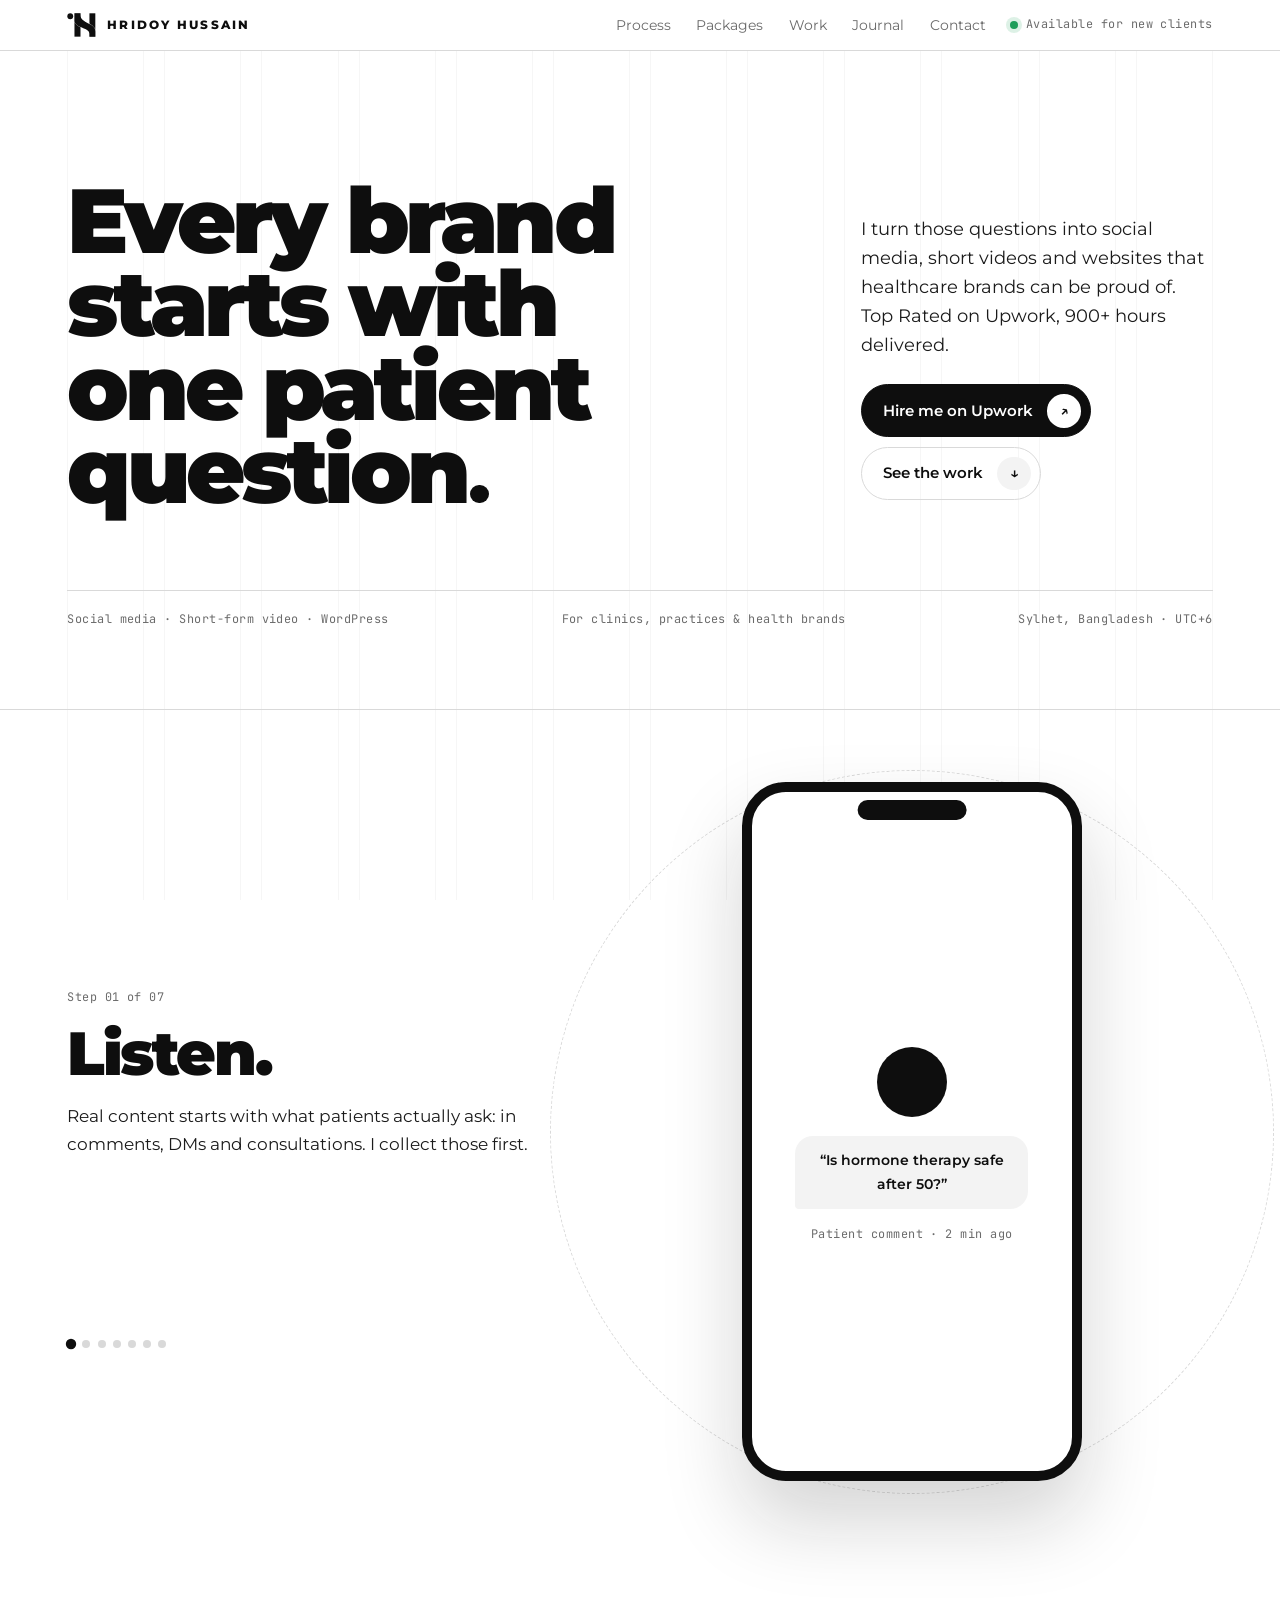
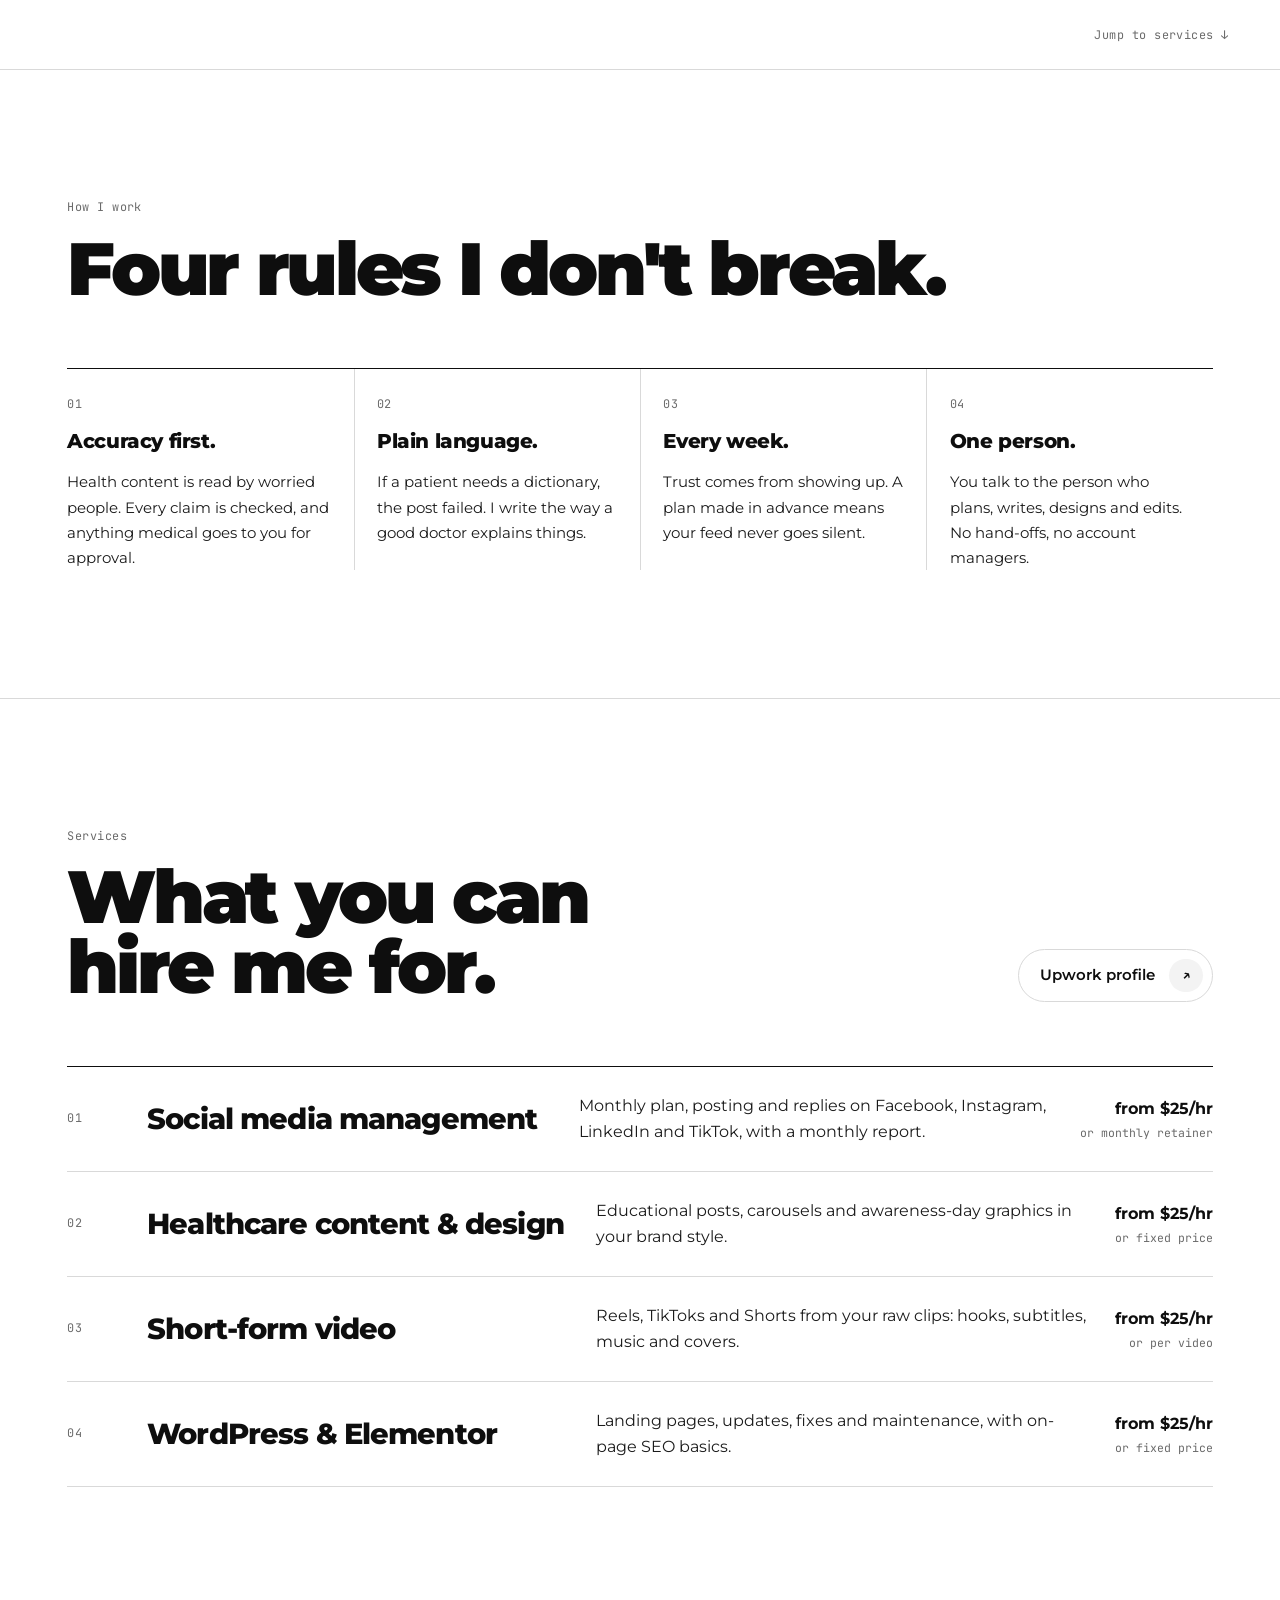
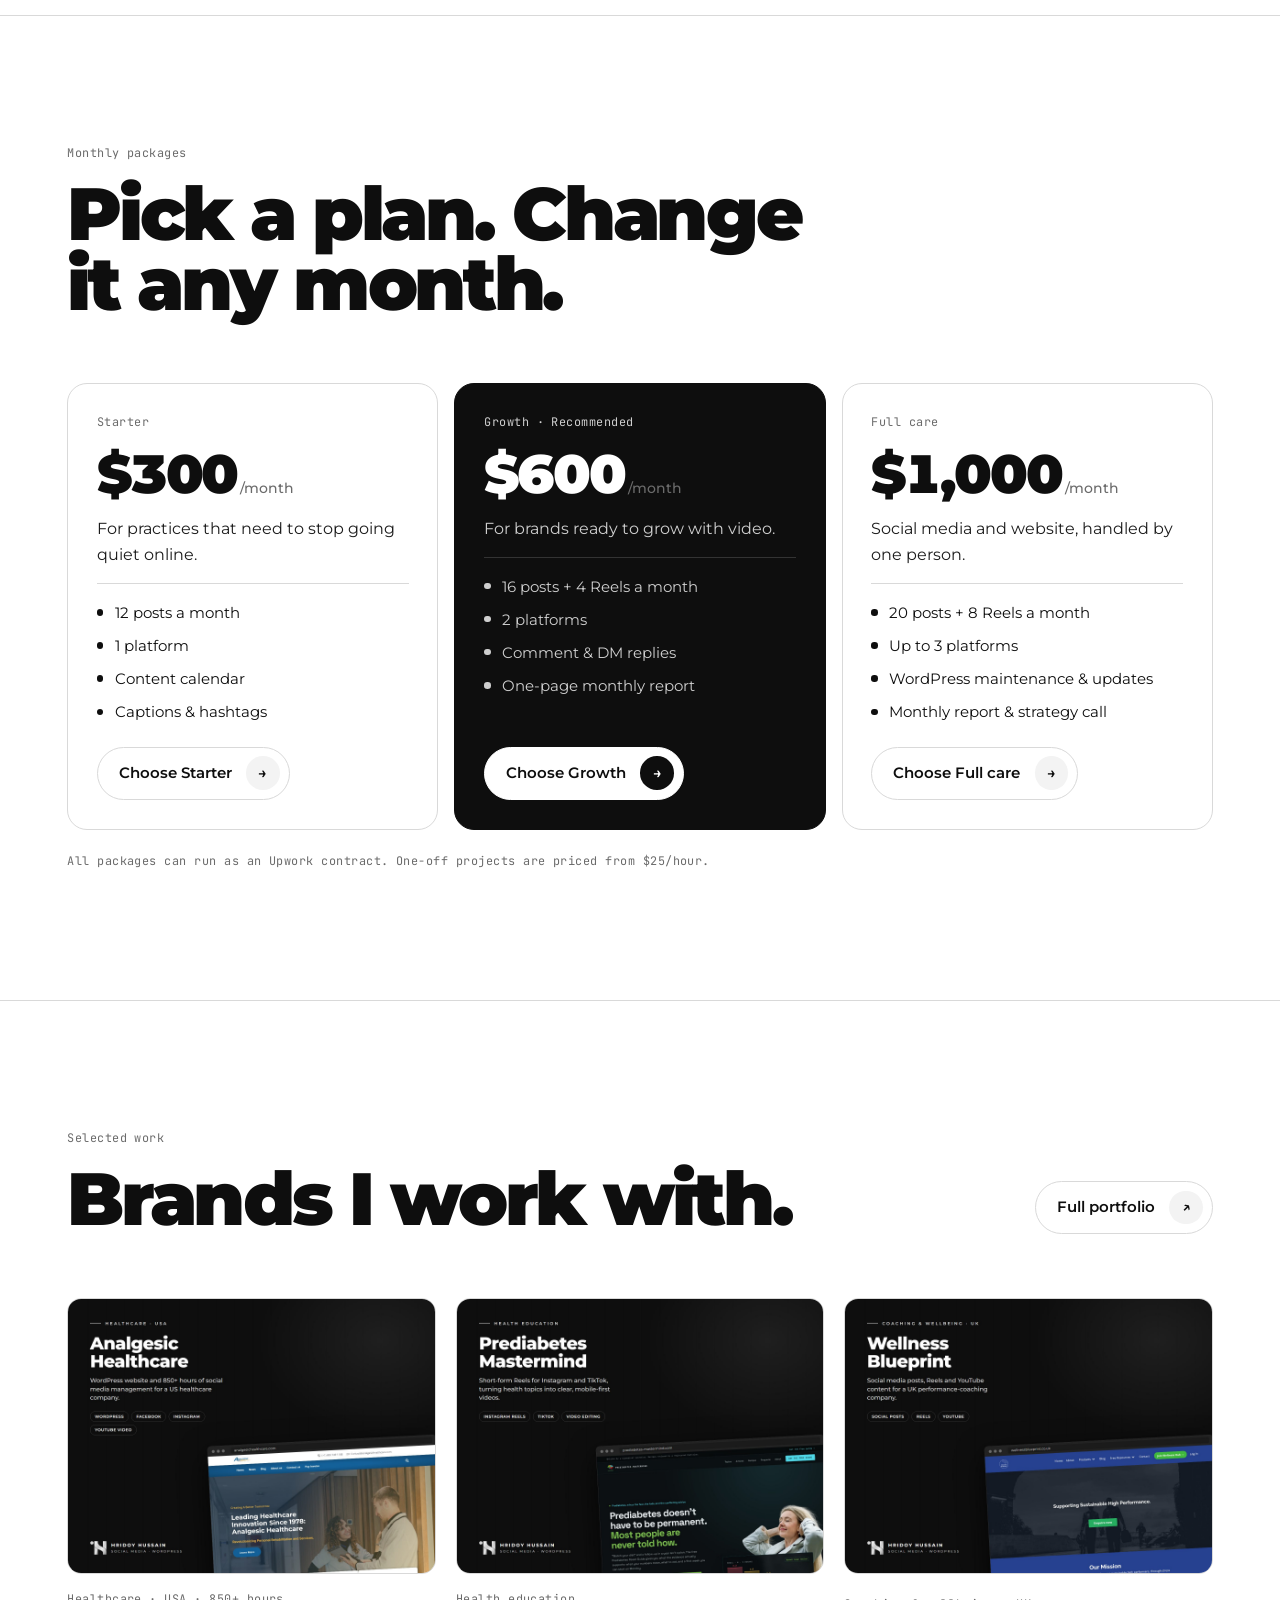
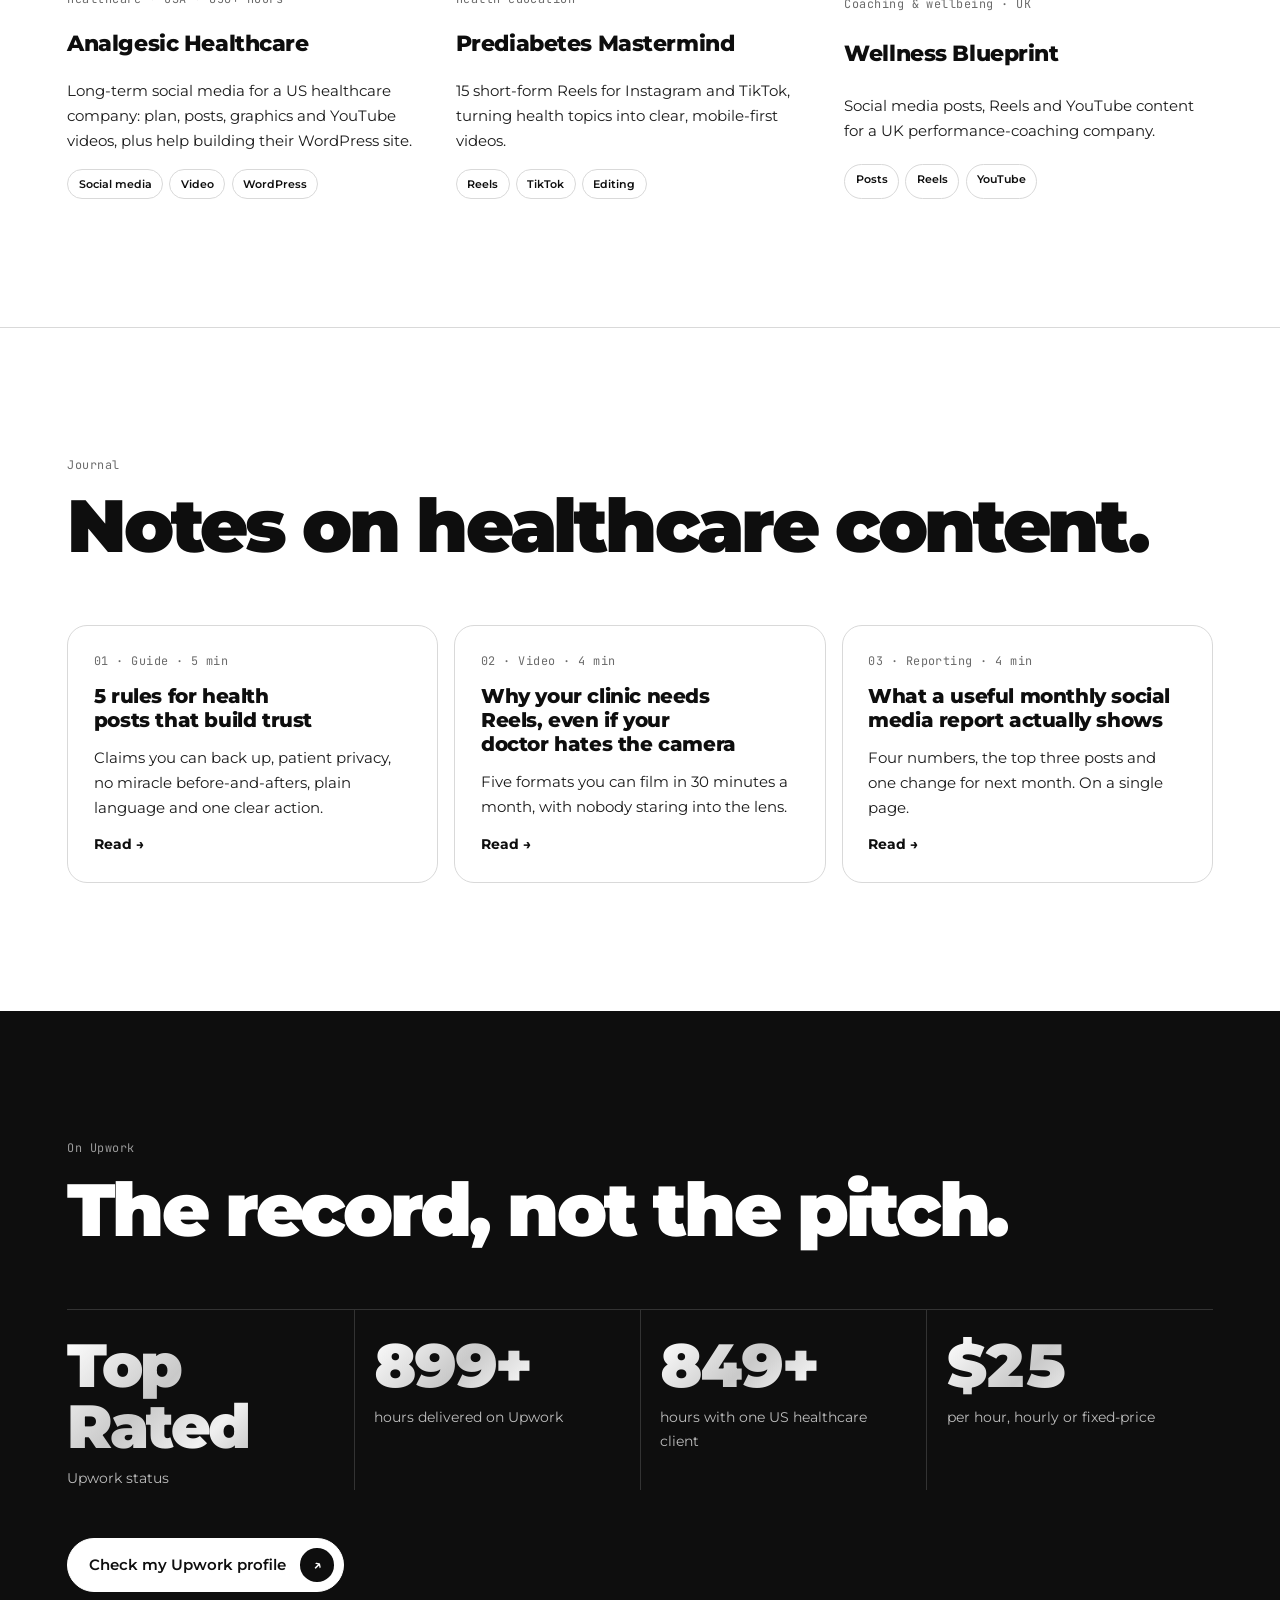
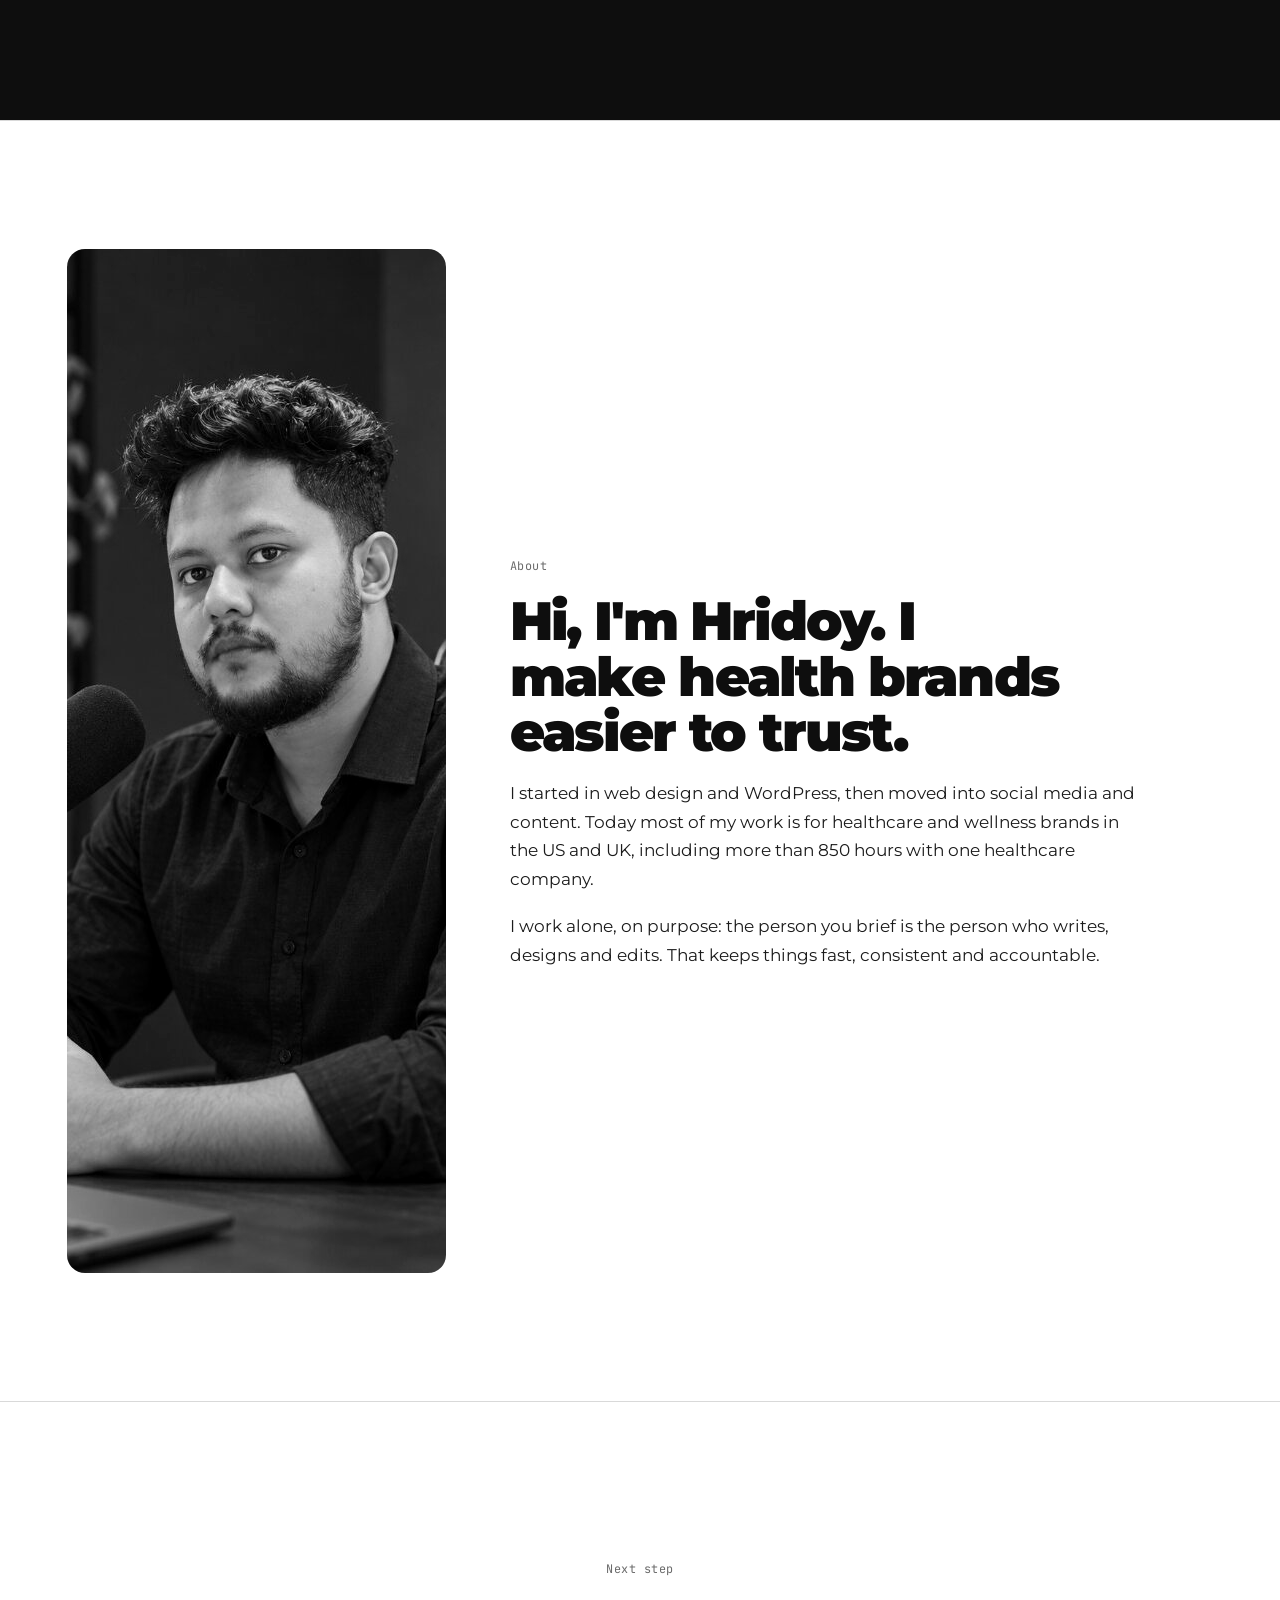
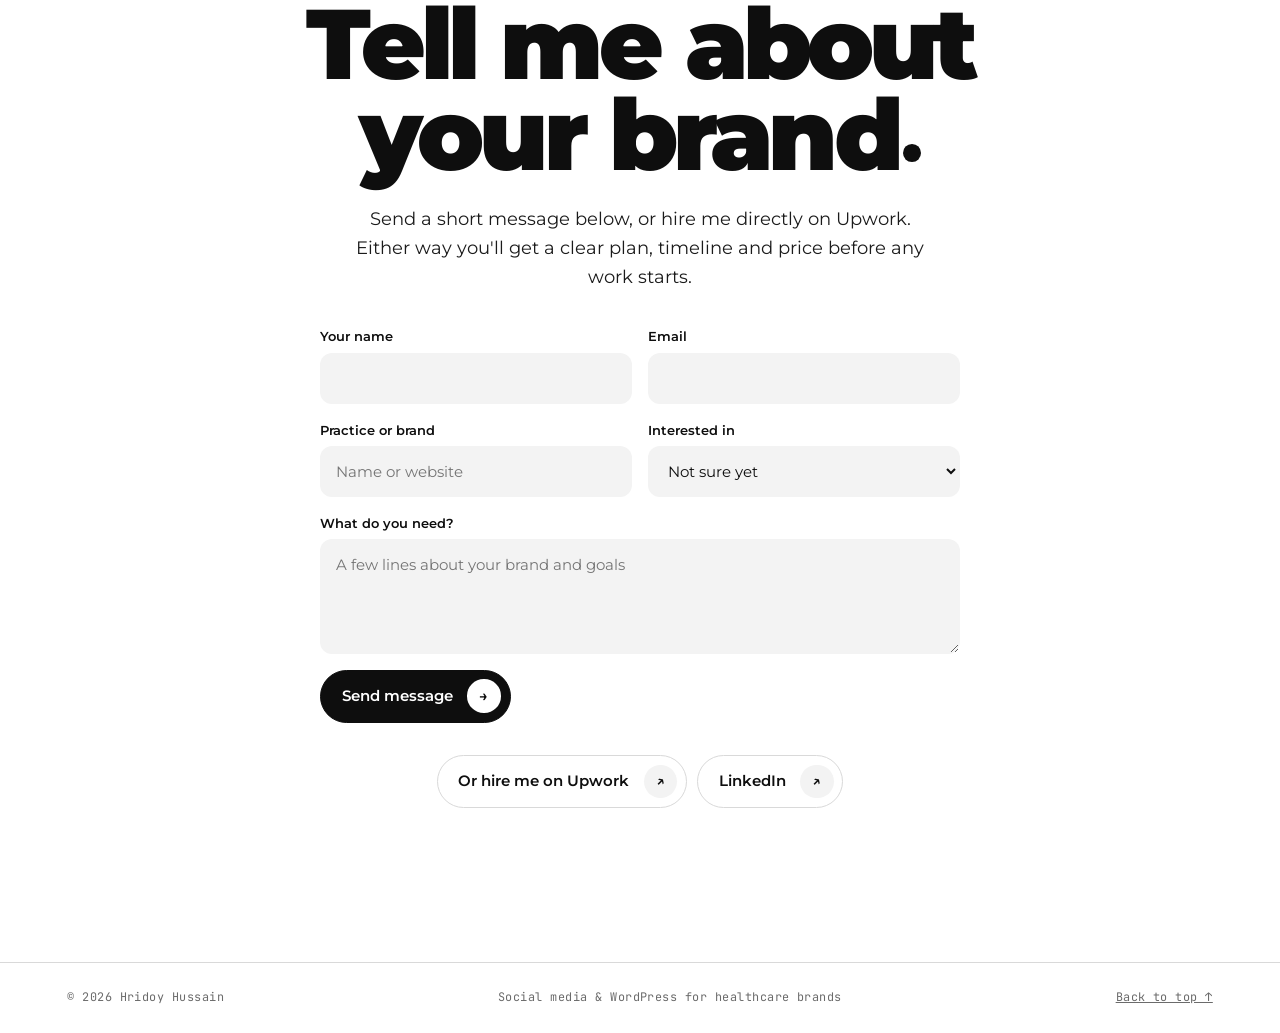
<file: index.html>
<!DOCTYPE html>
<html lang="en">
<head>
<meta charset="UTF-8">
<meta name="viewport" content="width=device-width, initial-scale=1.0, viewport-fit=cover">
<title>Hridoy Hussain Portfolio</title>
<meta name="description" content="Upwork portfolio of Hridoy Hussain: Top Rated social media, short-form video and WordPress specialist for healthcare brands.">
<link rel="icon" href="assets/images/favicon.svg" type="image/svg+xml">
<link rel="preconnect" href="https://fonts.googleapis.com">
<link rel="preconnect" href="https://fonts.gstatic.com" crossorigin>
<link rel="stylesheet" href="https://fonts.googleapis.com/css2?family=Montserrat:wght@400;500;600;700;800;900&family=JetBrains+Mono:wght@400;500&display=swap">
<style>
/* Brand kit v1.0 on paper: white ground, #0E0E0E ink, greys for structure.
   Motif: the dot from the HH monogram. It is the cursor, the progress marker and the start of every story. */
:root {
  --paper: #FFFFFF;
  --paper-2: #F3F3F3;   /* tint of Neutral #D9D9D9 for panels */
  --ink: #0E0E0E;
  --ink-2: #1B1B1B;
  --grey: #6B6B6B;
  --rule: #D9D9D9;
  --silver: linear-gradient(135deg, #FFFFFF 0%, #C9C9C9 38%, #F0F0F0 62%, #8E8E8E 100%);
  --font: "Montserrat", "Segoe UI", Arial, sans-serif;
  --mono: "JetBrains Mono", ui-monospace, Consolas, monospace;
  --gutter: clamp(1rem, 4vw, 3.5rem);
  --max: 78rem;
  --ease: cubic-bezier(.2, .7, .2, 1);
  color-scheme: light;
}
* { box-sizing: border-box; }
html { scroll-behavior: smooth; }
body { margin: 0; background: var(--paper); color: var(--ink); font: 400 1rem/1.65 var(--font); -webkit-font-smoothing: antialiased; overflow-x: hidden; }
img { max-width: 100%; display: block; }
a { color: inherit; }
h1, h2, h3, p { margin: 0; }
h1, h2, h3 { text-wrap: balance; }
:focus-visible { outline: 2px solid var(--ink); outline-offset: 3px; border-radius: 4px; }
::selection { background: var(--ink); color: var(--paper); }
.wrap { max-width: var(--max); margin-inline: auto; padding-inline: var(--gutter); }
.mono { font-family: var(--mono); font-size: .74rem; letter-spacing: .04em; color: var(--grey); }
.dot { display: inline-block; width: .55em; height: .55em; border-radius: 50%; background: var(--ink); vertical-align: .08em; }

/* page grid: faint column guides behind everything */
.guides { position: fixed; inset: 0; pointer-events: none; z-index: 0; }
.guides .wrap { height: 100%; display: grid; grid-template-columns: repeat(12, 1fr); gap: 1.25rem; }
.guides span { border-inline: 1px solid rgba(14,14,14,.035); }
main, header, footer { position: relative; z-index: 1; }

/* buttons */
.btn { display: inline-flex; align-items: center; gap: .9rem; padding: .55rem .55rem .55rem 1.3rem; border-radius: 999px; background: var(--ink); color: var(--paper); text-decoration: none; font-weight: 600; font-size: .92rem; border: 1px solid var(--ink); transition: transform .3s var(--ease); }
.btn i { width: 2.1rem; height: 2.1rem; border-radius: 50%; background: var(--paper); color: var(--ink); display: grid; place-items: center; font-style: normal; transition: transform .3s var(--ease); }
.btn:hover i { transform: rotate(-45deg); }
.btn.ghost { background: transparent; color: var(--ink); border-color: var(--rule); }
.btn.ghost i { background: var(--paper-2); }

/* header */
.top { position: sticky; top: env(safe-area-inset-top, 0px); z-index: 20; background: rgba(255,255,255,.82); backdrop-filter: blur(14px); -webkit-backdrop-filter: blur(14px); border-bottom: 1px solid var(--rule); }
.top .wrap { display: flex; align-items: center; gap: 1.5rem; padding-block: .8rem; }
.brand { display: flex; align-items: center; gap: .7rem; text-decoration: none; font-weight: 800; letter-spacing: .18em; font-size: .78rem; text-transform: uppercase; }
.brand svg { width: 1.8rem; height: 1.5rem; }
.top nav { margin-left: auto; display: flex; gap: 1.6rem; }
.top nav a { text-decoration: none; font-size: .85rem; color: var(--grey); }
.top nav a:hover { color: var(--ink); }
.status { display: flex; align-items: center; gap: .5rem; }
.status .dot { width: .5rem; height: .5rem; background: #1E9E5A; box-shadow: 0 0 0 4px rgba(30,158,90,.15); }

/* hero */
.hero { padding-block: clamp(4rem, 10vw, 8rem) clamp(3rem, 7vw, 5rem); }
.hero-grid { display: grid; grid-template-columns: 1.35fr .65fr; gap: clamp(2rem, 5vw, 5rem); align-items: end; }
.hero h1 { font-size: clamp(2.8rem, 1.2rem + 5.6vw, 6.4rem); line-height: .92; font-weight: 900; letter-spacing: -.05em; }
.hero h1 .pt { display: inline-block; width: .2em; height: .2em; border-radius: 50%; background: var(--ink); margin-left: .04em; }
.hero-side { display: grid; gap: 1.6rem; padding-bottom: .8rem; }
.hero-side p { font-size: 1.1rem; color: var(--ink-2); }
.hero-side .actions { display: flex; flex-wrap: wrap; gap: .6rem; }
.hero-meta { margin-top: clamp(3rem, 6vw, 5rem); padding-top: 1.2rem; border-top: 1px solid var(--rule); display: flex; flex-wrap: wrap; justify-content: space-between; gap: 1rem; }

/* scroll story */
.story { position: relative; height: 640vh; border-top: 1px solid var(--rule); }
.story-sticky { position: sticky; top: 3.6rem; height: calc(100vh - 3.6rem); display: grid; grid-template-columns: .9fr 1.1fr; align-items: center; gap: clamp(1.5rem, 4vw, 4rem); max-width: var(--max); margin-inline: auto; padding-inline: var(--gutter); }
.story-text { position: relative; min-height: 18rem; }
.step-copy { position: absolute; inset: 0 0 auto 0; opacity: 0; transform: translateY(14px); transition: opacity .5s var(--ease), transform .5s var(--ease); pointer-events: none; }
.step-copy.on { opacity: 1; transform: none; pointer-events: auto; }
.step-copy .mono { display: block; margin-bottom: 1rem; }
.step-copy h2 { font-size: clamp(2.2rem, 1.4rem + 3vw, 4rem); font-weight: 900; letter-spacing: -.04em; line-height: 1; }
.step-copy p { margin-top: 1.1rem; font-size: 1.08rem; color: var(--ink-2); max-width: 30rem; }
.step-copy .btn { margin-top: 1.6rem; }
.progress { position: absolute; left: 0; bottom: -4.5rem; display: flex; gap: .45rem; align-items: center; }
.progress b { width: .5rem; height: .5rem; border-radius: 50%; background: var(--rule); transition: background .3s, transform .3s; }
.progress b.on { background: var(--ink); transform: scale(1.3); }
.skip { position: absolute; right: var(--gutter); bottom: 1.5rem; text-decoration: none; }

/* phone */
.phone-wrap { display: grid; place-items: center; position: relative; }
.phone-wrap::before { content: ""; position: absolute; width: 120%; aspect-ratio: 1; border-radius: 50%; border: 1px dashed var(--rule); }
.phone { position: relative; width: min(340px, 76vw); aspect-ratio: 9 / 18.5; background: var(--paper); border: 10px solid var(--ink); border-radius: 44px; box-shadow: 0 40px 80px rgba(14,14,14,.18); overflow: hidden; }
.phone::before { content: ""; position: absolute; top: 8px; left: 50%; transform: translateX(-50%); width: 34%; height: 20px; border-radius: 12px; background: var(--ink); z-index: 9; }
.layer { position: absolute; inset: 0; padding: 46px 18px 18px; opacity: 0; transition: opacity .6s var(--ease), transform .6s var(--ease); transform: scale(.98); }
.phone[data-step="0"] .l0, .phone[data-step="1"] .l1, .phone[data-step="2"] .l2,
.phone[data-step="3"] .l2, .phone[data-step="3"] .l3, .phone[data-step="4"] .l4,
.phone[data-step="5"] .l5, .phone[data-step="6"] .l6 { opacity: 1; transform: none; }
/* 0: the question */
.l0 { display: grid; place-items: center; text-align: center; }
.l0 .big { width: 70px; height: 70px; border-radius: 50%; background: var(--ink); margin: 0 auto 1.2rem; animation: pulse 2.4s infinite; }
@keyframes pulse { 0% { box-shadow: 0 0 0 0 rgba(14,14,14,.35); } 80%, 100% { box-shadow: 0 0 0 26px rgba(14,14,14,0); } }
.bubble { background: var(--paper-2); border-radius: 18px 18px 18px 4px; padding: .8rem 1rem; font-size: .88rem; font-weight: 600; max-width: 82%; margin: 0 auto; }
/* 1: calendar */
.l1 h4, .l5 h4, .l6 h4 { margin: 0 0 .8rem; font-size: .8rem; font-weight: 700; }
.cal { display: grid; grid-template-columns: repeat(7, 1fr); gap: 6px; }
.cal span { aspect-ratio: 1; border-radius: 6px; background: var(--paper-2); position: relative; }
.cal span.p::after { content: ""; position: absolute; inset: 30%; border-radius: 50%; background: var(--ink); }
.cal span.r::after { content: ""; position: absolute; inset: 28%; border-radius: 3px; background: var(--grey); }
.legend { display: flex; gap: 1rem; margin-top: 1rem; font-size: .7rem; color: var(--grey); }
/* 2-3: the post */
.post { border-radius: 14px; overflow: hidden; border: 1px solid var(--rule); }
.post-head { display: flex; align-items: center; gap: .5rem; padding: .55rem .7rem; font-size: .7rem; font-weight: 700; }
.post-head i { width: 22px; height: 22px; border-radius: 50%; background: var(--paper-2); border: 1px dashed var(--grey); }
.post-img { aspect-ratio: 4 / 5; padding: 1.1rem; display: flex; flex-direction: column; justify-content: center; gap: .6rem; background: var(--paper-2); transition: background .6s var(--ease), color .6s; }
.post-img small { font-size: .6rem; font-weight: 700; letter-spacing: .2em; text-transform: uppercase; color: var(--grey); }
.post-img strong { font-size: 1.45rem; line-height: 1.05; font-weight: 800; letter-spacing: -.02em; }
.post-img em { font-style: normal; }
.post-img .swipe { font-size: .65rem; font-weight: 600; margin-top: .4rem; }
.phone[data-step="3"] .post-img { background: var(--ink); color: var(--paper); }
.phone[data-step="3"] .post-img small { color: #9a9a9a; }
.phone[data-step="3"] .post-img em { background: var(--silver); -webkit-background-clip: text; background-clip: text; color: transparent; }
.post-foot { padding: .55rem .7rem; font-size: .68rem; color: var(--grey); }
/* 4: reel editor */
.l4 { background: var(--ink); color: var(--paper); display: flex; flex-direction: column; gap: .8rem; }
.l4 .frame { flex: 1; border-radius: 12px; background: linear-gradient(160deg, #2a2a2a, #111); position: relative; display: grid; place-items: end center; padding-bottom: 2.2rem; }
.l4 .cap { background: var(--paper); color: var(--ink); font-weight: 800; font-size: .82rem; padding: .3rem .55rem; border-radius: 6px; }
.l4 .hook { position: absolute; top: 1rem; left: 1rem; right: 1rem; font-weight: 800; font-size: 1.05rem; line-height: 1.1; }
.track { display: flex; gap: 3px; height: 34px; }
.track b { border-radius: 4px; background: #3a3a3a; }
.track b:nth-child(2) { background: #6b6b6b; } .track b:nth-child(4) { background: #9a9a9a; }
.wave { display: flex; align-items: center; gap: 2px; height: 22px; }
.wave i { flex: 1; background: #6b6b6b; border-radius: 2px; }
/* 5: website */
.site { border: 1px solid var(--rule); border-radius: 12px; overflow: hidden; }
.site .bar { display: flex; gap: 4px; padding: 6px 8px; background: var(--paper-2); }
.site .bar i { width: 6px; height: 6px; border-radius: 50%; background: var(--rule); }
.site .hero-b { background: var(--ink); color: var(--paper); padding: 1rem .9rem; display: grid; gap: .5rem; }
.site .hero-b b { font-size: 1rem; line-height: 1.1; }
.site .hero-b span { width: 60%; height: 6px; border-radius: 3px; background: #444; }
.site .hero-b u { text-decoration: none; justify-self: start; background: var(--paper); color: var(--ink); font-size: .62rem; font-weight: 700; padding: .3rem .6rem; border-radius: 999px; }
.site .rows { padding: .8rem .9rem; display: grid; gap: .5rem; }
.site .rows i { height: 7px; border-radius: 4px; background: var(--paper-2); }
.site .rows i:nth-child(2) { width: 80%; } .site .rows i:nth-child(3) { width: 60%; }
.speed { margin-top: .9rem; display: flex; align-items: center; gap: .7rem; font-size: .72rem; font-weight: 600; }
.speed b { width: 44px; height: 44px; border-radius: 50%; display: grid; place-items: center; border: 4px solid var(--ink); font-size: .8rem; }
/* 6: report */
.bars { display: flex; align-items: flex-end; gap: 8px; height: 150px; padding-top: .5rem; border-bottom: 1px solid var(--rule); }
.bars i { flex: 1; background: var(--ink); border-radius: 6px 6px 0 0; height: 10%; transition: height 1s var(--ease); }
.phone[data-step="6"] .bars i:nth-child(1) { height: 30%; } .phone[data-step="6"] .bars i:nth-child(2) { height: 42%; }
.phone[data-step="6"] .bars i:nth-child(3) { height: 38%; } .phone[data-step="6"] .bars i:nth-child(4) { height: 60%; }
.phone[data-step="6"] .bars i:nth-child(5) { height: 72%; } .phone[data-step="6"] .bars i:nth-child(6) { height: 88%; }
.kpis { display: grid; grid-template-columns: 1fr 1fr; gap: .5rem; margin-top: .9rem; }
.kpis div { background: var(--paper-2); border-radius: 10px; padding: .6rem; font-size: .66rem; color: var(--grey); }
.kpis b { display: block; color: var(--ink); font-size: .8rem; }
.note { margin-top: .8rem; font-size: .6rem; color: var(--grey); }

/* sections */
.section { padding-block: clamp(5rem, 10vw, 8rem); border-top: 1px solid var(--rule); background: var(--paper); }
.sec-head { display: grid; grid-template-columns: 1fr auto; align-items: end; gap: 1rem 2rem; margin-bottom: clamp(2.5rem, 5vw, 4rem); }
.sec-head h2 { font-size: clamp(2.4rem, 1.4rem + 4vw, 5rem); font-weight: 900; letter-spacing: -.045em; line-height: .95; }
.sec-head .mono { grid-column: 1 / -1; }

/* principles */
.principles { display: grid; grid-template-columns: repeat(4, 1fr); border-top: 1px solid var(--ink); }
.principles article { padding: 1.6rem 1.4rem 0 0; display: grid; gap: .7rem; align-content: start; min-width: 0; }
.principles article + article { padding-left: 1.4rem; border-left: 1px solid var(--rule); }
.principles h3 { font-size: 1.25rem; font-weight: 800; letter-spacing: -.02em; }
.principles p { color: var(--ink-2); font-size: .95rem; }

/* services */
.svc { border-top: 1px solid var(--ink); }
.svc-row { display: grid; grid-template-columns: 3.5rem 1.2fr 1.4fr auto; gap: 1.5rem; align-items: center; padding-block: 1.6rem; border-bottom: 1px solid var(--rule); transition: padding .4s var(--ease); }
.svc-row:hover { padding-inline: 1rem; background: var(--paper-2); }
.svc-row h3 { font-size: clamp(1.3rem, 1rem + 1vw, 1.9rem); font-weight: 800; letter-spacing: -.03em; }
.svc-row p { color: var(--ink-2); }
.svc-row .price { text-align: right; font-weight: 700; white-space: nowrap; }
.svc-row .price small { display: block; font-weight: 400; color: var(--grey); font-size: .72rem; font-family: var(--mono); }

/* work */
.work { display: grid; grid-template-columns: repeat(3, 1fr); gap: 1.25rem; }
.case { min-width: 0; text-decoration: none; display: grid; gap: 1rem; }
.case .img { overflow: hidden; border-radius: 14px; border: 1px solid var(--rule); aspect-ratio: 4 / 3; background: var(--ink); }
.case img { width: 100%; height: 100%; object-fit: cover; transition: transform .8s var(--ease); }
.case:hover img { transform: scale(1.04); }
.case h3 { font-size: 1.35rem; font-weight: 800; letter-spacing: -.02em; }
.case p { color: var(--ink-2); font-size: .95rem; }
.tags { display: flex; flex-wrap: wrap; gap: .4rem; }
.tags span { font-size: .7rem; font-weight: 600; padding: .3rem .65rem; border-radius: 999px; border: 1px solid var(--rule); }

/* proof */
.proof { background: var(--ink); color: var(--paper); border-top: 0; }
.proof .sec-head h2 { color: var(--paper); }
.proof .mono { color: #9a9a9a; }
.numbers { display: grid; grid-template-columns: repeat(4, 1fr); border-top: 1px solid #333; }
.numbers div { padding: 1.6rem 1.2rem 0 0; min-width: 0; }
.numbers div + div { padding-left: 1.2rem; border-left: 1px solid #333; }
.numbers b { display: block; font-size: clamp(2.2rem, 1.4rem + 3vw, 4rem); font-weight: 900; letter-spacing: -.04em; line-height: 1; background: var(--silver); -webkit-background-clip: text; background-clip: text; color: transparent; font-variant-numeric: tabular-nums; }
.numbers span { display: block; margin-top: .6rem; color: #bdbdbd; font-size: .9rem; }
.proof .btn { background: var(--paper); color: var(--ink); border-color: var(--paper); margin-top: 3rem; }
.proof .btn i { background: var(--ink); color: var(--paper); }

/* about */
.about { display: grid; grid-template-columns: .7fr 1.3fr; gap: clamp(2rem, 5vw, 5rem); align-items: center; }
.about img { border-radius: 18px; aspect-ratio: 4 / 5; object-fit: cover; filter: grayscale(1) contrast(1.05); }
.about h2 { font-size: clamp(2rem, 1.3rem + 2.6vw, 3.4rem); font-weight: 900; letter-spacing: -.04em; line-height: 1.02; }
.about p { margin-top: 1.2rem; font-size: 1.08rem; color: var(--ink-2); max-width: 40rem; }

/* contact */
.contact { text-align: center; padding-block: clamp(6rem, 12vw, 10rem); }
.contact h2 { font-size: clamp(2.8rem, 1.4rem + 6vw, 7rem); font-weight: 900; letter-spacing: -.05em; line-height: .92; }
.contact p { max-width: 36rem; margin: 1.5rem auto 2.2rem; font-size: 1.1rem; color: var(--ink-2); }
.contact .actions { display: flex; flex-wrap: wrap; justify-content: center; gap: .6rem; }
.contact .phone-no { margin-top: 2rem; }

/* packages */
.packs { display: grid; grid-template-columns: repeat(3, 1fr); gap: 1rem; align-items: stretch; }
.pack { min-width: 0; border: 1px solid var(--rule); border-radius: 20px; padding: 1.8rem; display: flex; flex-direction: column; gap: .9rem; background: var(--paper); }
.pack.featured { background: var(--ink); color: var(--paper); border-color: var(--ink); }
.pack.featured .mono, .pack.featured .pdesc, .pack.featured li { color: #cfcfcf; }
.pack .amount { font-size: clamp(2.4rem, 1.8rem + 2vw, 3.4rem); font-weight: 900; letter-spacing: -.04em; line-height: 1; font-variant-numeric: tabular-nums; }
.pack .amount small { font-size: .9rem; font-weight: 500; letter-spacing: 0; color: var(--grey); margin-left: .2rem; }
.pack .pdesc { color: var(--ink-2); }
.pack ul { list-style: none; padding: 1rem 0 0; margin: 0 0 .5rem; border-top: 1px solid var(--rule); display: grid; gap: .5rem; font-size: .95rem; }
.pack.featured ul { border-color: #333; }
.pack li::before { content: ""; display: inline-block; width: .4rem; height: .4rem; border-radius: 50%; background: currentColor; margin-right: .7rem; vertical-align: .15em; }
.pack .btn { margin-top: auto; align-self: flex-start; }
.pack.featured .btn { background: var(--paper); color: var(--ink); border-color: var(--paper); }
.pack.featured .btn i { background: var(--ink); color: var(--paper); }
.packs-note { margin-top: 1.4rem; }

/* testimonials */
.quotes { display: grid; grid-template-columns: repeat(auto-fit, minmax(18rem, 1fr)); gap: 1rem; }
.quote { margin: 0; border: 1px solid var(--rule); border-radius: 20px; padding: 1.8rem; display: grid; gap: 1.2rem; }
.quote blockquote { margin: 0; font-size: 1.15rem; font-weight: 600; line-height: 1.5; }
.quote figcaption { display: grid; gap: .2rem; }

/* journal */
.posts { display: grid; grid-template-columns: repeat(3, 1fr); gap: 1rem; }
.post-card { min-width: 0; text-decoration: none; border: 1px solid var(--rule); border-radius: 20px; padding: 1.6rem; display: flex; flex-direction: column; gap: .8rem; transition: background .3s, transform .3s var(--ease); }
.post-card:hover { background: var(--paper-2); transform: translateY(-3px); }
.post-card h3 { font-size: 1.25rem; font-weight: 800; letter-spacing: -.02em; line-height: 1.2; }
.post-card p { color: var(--ink-2); font-size: .95rem; }
.post-card .more { margin-top: auto; font-weight: 700; font-size: .9rem; }

/* contact form */
.mail { max-width: 40rem; margin: 0 auto; text-align: left; display: grid; gap: 1rem; }
.row2 { display: grid; grid-template-columns: 1fr 1fr; gap: 1rem; }
.fld { display: grid; gap: .35rem; min-width: 0; }
.fld span { font-size: .8rem; font-weight: 600; }
.fld input, .fld select, .fld textarea { width: 100%; font: 400 .95rem/1.4 var(--font); color: var(--ink); background: var(--paper-2); border: 1px solid transparent; border-radius: 12px; padding: .85rem .95rem; }
.fld textarea { resize: vertical; }
.fld input:focus, .fld select:focus, .fld textarea:focus { outline: none; border-color: var(--ink); background: var(--paper); }
.mail .btn { justify-self: start; cursor: pointer; font-family: var(--font); }
.mail .btn[disabled] { opacity: .6; cursor: wait; }
.hp { position: absolute; left: -9999px; }
.form-status { font-weight: 600; }
.form-status.err { color: #B3261E; }

footer { border-top: 1px solid var(--rule); padding-block: 1.6rem calc(1.6rem + env(safe-area-inset-bottom, 0px)); }
footer .wrap { display: flex; flex-wrap: wrap; justify-content: space-between; gap: 1rem; }

/* cursor dot (pointer devices) */
.cursor { position: fixed; left: 0; top: 0; width: 12px; height: 12px; border-radius: 50%; background: var(--ink); pointer-events: none; z-index: 100; transform: translate(-50%, -50%); transition: width .25s, height .25s, opacity .25s; opacity: 0; mix-blend-mode: difference; background: #fff; }
.cursor.big { width: 46px; height: 46px; }

@media (max-width: 960px) {
  .hero-grid, .about { grid-template-columns: 1fr; }
  .principles, .numbers { grid-template-columns: 1fr 1fr; }
  .principles article:nth-child(3), .numbers div:nth-child(3) { border-left: 0; padding-left: 0; }
  .work { grid-template-columns: 1fr 1fr; }
  .svc-row { grid-template-columns: 2.5rem 1fr auto; }
  .svc-row p { grid-column: 2 / -1; }
  .top nav { display: none; }
  .status { margin-left: auto; }
}
@media (max-width: 760px) {
  .story { height: auto; }
  .story-sticky { position: static; height: auto; grid-template-columns: 1fr; padding-block: 3rem; }
  .story-text { min-height: 0; }
  .step-copy { position: static; opacity: 1; transform: none; display: none; }
  .step-copy.on { display: block; }
  .progress { position: static; margin-top: 1.5rem; }
  .skip { display: none; }
  .phone-wrap::before { display: none; }
  .mob-steps { display: flex; }
}
@media (max-width: 960px) { .packs, .posts { grid-template-columns: 1fr; } .pack, .post-card { max-width: 34rem; } }
@media (max-width: 600px) {
  .row2 { grid-template-columns: 1fr; }
  .principles, .numbers, .work { grid-template-columns: 1fr; }
  .principles article + article, .numbers div + div { border-left: 0; padding-left: 0; border-top: 1px solid var(--rule); }
  .numbers div + div { border-top-color: #333; }
  .svc-row { grid-template-columns: 1fr; gap: .4rem; }
  .svc-row p { grid-column: auto; }
  .svc-row .price { text-align: left; }
  .sec-head { grid-template-columns: 1fr; }
  .status span:last-child { display: none; }
}
.mob-steps { display: none; gap: .5rem; margin-top: 1.2rem; }
.mob-steps button { border: 1px solid var(--rule); background: var(--paper); border-radius: 999px; padding: .5rem .9rem; font: 600 .8rem var(--font); cursor: pointer; }
@media (prefers-reduced-motion: reduce) {
  html { scroll-behavior: auto; }
  *, *::before, *::after { animation: none !important; transition: none !important; }
}
</style>
</head>
<body>
<svg width="0" height="0" style="position:absolute" aria-hidden="true">
  <defs>
    <mask id="hh-gap" maskUnits="userSpaceOnUse" x="0" y="0" width="580" height="485"><rect width="580" height="485" fill="#fff"/><path d="M152 8 H272 V47 C272 205 570 200 570 375 V473 H450 V408 C450 290 152 300 152 150 Z" fill="none" stroke="#000" stroke-width="12"/></mask>
  </defs>
  <symbol id="hh" viewBox="4 2 572 478">
    <circle cx="68" cy="67" r="58" fill="currentColor"/>
    <g mask="url(#hh-gap)"><rect x="152" y="8" width="120" height="465" fill="currentColor"/><rect x="450" y="8" width="120" height="465" fill="currentColor"/></g>
    <path d="M152 8 H272 V47 C272 205 570 200 570 375 V473 H450 V408 C450 290 152 300 152 150 Z" fill="currentColor"/>
  </symbol>
</svg>
<div class="guides" aria-hidden="true"><div class="wrap"><span></span><span></span><span></span><span></span><span></span><span></span><span></span><span></span><span></span><span></span><span></span><span></span></div></div>
<div class="cursor" id="cursor" aria-hidden="true"></div>

<header class="top">
  <div class="wrap">
    <a class="brand" href="#top"><svg aria-hidden="true"><use href="#hh"/></svg>Hridoy Hussain</a>
    <nav aria-label="Main">
      <a href="#process">Process</a>
      <a href="#packages">Packages</a>
      <a href="#work">Work</a>
      <a href="#journal">Journal</a>
      <a href="#contact">Contact</a>
    </nav>
    <span class="status mono"><span class="dot" aria-hidden="true"></span><span>Available for new clients</span></span>
  </div>
</header>

<main id="top">
  <section class="hero">
    <div class="wrap">
      <div class="hero-grid">
        <h1>Every brand starts with one patient question<span class="pt" aria-hidden="true"></span></h1>
        <div class="hero-side">
          <p>I turn those questions into social media, short videos and websites that healthcare brands can be proud of. Top Rated on Upwork, 900+ hours delivered.</p>
          <div class="actions">
            <a class="btn" href="https://www.upwork.com/freelancers/~0115b141eed48701b3" target="_blank" rel="noopener">Hire me on Upwork <i aria-hidden="true">↗</i></a>
            <a class="btn ghost" href="#work">See the work <i aria-hidden="true">↓</i></a>
          </div>
        </div>
      </div>
      <div class="hero-meta mono">
        <span>Social media · Short-form video · WordPress</span>
        <span>For clinics, practices &amp; health brands</span>
        <span>Sylhet, Bangladesh · UTC+6</span>
      </div>
    </div>
  </section>

  <!-- PROCESS: scroll story -->
  <section class="story" id="process" aria-label="How a post gets made">
    <div class="story-sticky">
      <div class="story-text">
        <div class="step-copy on" data-step="0"><span class="mono">Step 01 of 07</span><h2>Listen.</h2><p>Real content starts with what patients actually ask: in comments, DMs and consultations. I collect those first.</p></div>
        <div class="step-copy" data-step="1"><span class="mono">Step 02 of 07</span><h2>Plan.</h2><p>Questions become a monthly plan: posts, Reels and stories spread across the weeks, so your brand never goes quiet.</p></div>
        <div class="step-copy" data-step="2"><span class="mono">Step 03 of 07</span><h2>Write.</h2><p>Plain language, checked facts, no hype. If a claim needs a source or your approval, it gets one before it goes live.</p></div>
        <div class="step-copy" data-step="3"><span class="mono">Step 04 of 07</span><h2>Design.</h2><p>Your colours, your type, your logo. Every post looks like it came from the same place, because it did.</p></div>
        <div class="step-copy" data-step="4"><span class="mono">Step 05 of 07</span><h2>Edit.</h2><p>Your raw clips become short videos with a hook in the first second, subtitles for silent viewing, and a clean cover.</p></div>
        <div class="step-copy" data-step="5"><span class="mono">Step 06 of 07</span><h2>Build.</h2><p>Every post points somewhere. I keep that place fast, up to date and easy to book from, in WordPress and Elementor.</p></div>
        <div class="step-copy" data-step="6"><span class="mono">Step 07 of 07</span><h2>Measure.</h2><p>Each month you get a short report: what people saw, saved and clicked, and what we change next. Want this for your brand?</p><a class="btn" href="https://www.upwork.com/freelancers/~0115b141eed48701b3" target="_blank" rel="noopener">Start on Upwork <i aria-hidden="true">↗</i></a></div>
        <div class="progress" aria-hidden="true"><b class="on"></b><b></b><b></b><b></b><b></b><b></b><b></b></div>
        <div class="mob-steps"><button type="button" id="prev">← Back</button><button type="button" id="next">Next step →</button></div>
      </div>

      <div class="phone-wrap" aria-hidden="true">
        <div class="phone" id="phone" data-step="0">
          <div class="layer l0"><div><div class="big"></div><p class="bubble">“Is hormone therapy safe after 50?”</p><p class="mono" style="margin-top:1rem">Patient comment · 2 min ago</p></div></div>
          <div class="layer l1"><h4>October content plan</h4>
            <div class="cal">
              <span></span><span class="p"></span><span></span><span class="r"></span><span></span><span class="p"></span><span></span>
              <span class="r"></span><span></span><span class="p"></span><span></span><span></span><span class="r"></span><span></span>
              <span></span><span class="p"></span><span></span><span class="r"></span><span></span><span class="p"></span><span></span>
              <span class="r"></span><span></span><span class="p"></span><span></span><span></span><span class="r"></span><span></span>
              <span></span><span class="p"></span><span></span><span></span><span></span><span></span><span></span>
            </div>
            <div class="legend"><span><span class="dot"></span> Post</span><span><span class="dot" style="border-radius:2px;background:var(--grey)"></span> Reel</span></div>
          </div>
          <div class="layer l2 l3"><div class="post">
            <div class="post-head"><i></i> yourpractice</div>
            <div class="post-img"><small>Ask the provider</small><strong>Is hormone therapy <em>safe</em> after 50?</strong><span class="swipe">Swipe for the answer →</span></div>
            <div class="post-foot">♡ &nbsp;💬 &nbsp;↗ &nbsp;&nbsp;Save for later</div>
          </div></div>
          <div class="layer l4">
            <div class="frame"><p class="hook">“3 things your provider checks first”</p><span class="cap">Your age and timing</span></div>
            <div class="wave"><i style="height:30%"></i><i style="height:70%"></i><i style="height:45%"></i><i style="height:90%"></i><i style="height:55%"></i><i style="height:35%"></i><i style="height:80%"></i><i style="height:50%"></i><i style="height:65%"></i><i style="height:40%"></i><i style="height:75%"></i><i style="height:30%"></i></div>
            <div class="track"><b style="flex:2"></b><b style="flex:3"></b><b style="flex:1.5"></b><b style="flex:2.5"></b></div>
            <p class="mono" style="color:#9a9a9a">00:32 · 1080×1920 · subtitles on</p>
          </div>
          <div class="layer l5"><h4>yourpractice.com</h4>
            <div class="site"><div class="bar"><i></i><i></i><i></i></div>
              <div class="hero-b"><b>Feel like yourself again.</b><span></span><u>Book a consultation</u></div>
              <div class="rows"><i></i><i></i><i></i></div></div>
            <div class="speed"><b>A+</b><span>Fast on mobile · SEO basics in place</span></div>
          </div>
          <div class="layer l6"><h4>Monthly report</h4>
            <div class="bars"><i></i><i></i><i></i><i></i><i></i><i></i></div>
            <div class="kpis"><div><b>Reach</b>what people saw</div><div><b>Saves</b>what they kept</div><div><b>Profile visits</b>who got curious</div><div><b>Link clicks</b>who took action</div></div>
            <p class="note">Illustration only. Your report uses your real numbers.</p>
          </div>
        </div>
      </div>
    </div>
    <a class="skip mono" href="#services">Jump to services ↓</a>
  </section>

  <!-- PRINCIPLES -->
  <section class="section" id="principles">
    <div class="wrap">
      <div class="sec-head"><span class="mono">How I work</span><h2>Four rules I don't break.</h2></div>
      <div class="principles">
        <article><span class="mono">01</span><h3>Accuracy first.</h3><p>Health content is read by worried people. Every claim is checked, and anything medical goes to you for approval.</p></article>
        <article><span class="mono">02</span><h3>Plain language.</h3><p>If a patient needs a dictionary, the post failed. I write the way a good doctor explains things.</p></article>
        <article><span class="mono">03</span><h3>Every week.</h3><p>Trust comes from showing up. A plan made in advance means your feed never goes silent.</p></article>
        <article><span class="mono">04</span><h3>One person.</h3><p>You talk to the person who plans, writes, designs and edits. No hand-offs, no account managers.</p></article>
      </div>
    </div>
  </section>

  <!-- SERVICES -->
  <section class="section" id="services">
    <div class="wrap">
      <div class="sec-head"><span class="mono">Services</span><h2>What you can hire me for.</h2><a class="btn ghost" href="https://www.upwork.com/freelancers/~0115b141eed48701b3" target="_blank" rel="noopener">Upwork profile <i aria-hidden="true">↗</i></a></div>
      <div class="svc">
        <div class="svc-row"><span class="mono">01</span><h3>Social media management</h3><p>Monthly plan, posting and replies on Facebook, Instagram, LinkedIn and TikTok, with a monthly report.</p><span class="price">from $25/hr<small>or monthly retainer</small></span></div>
        <div class="svc-row"><span class="mono">02</span><h3>Healthcare content &amp; design</h3><p>Educational posts, carousels and awareness-day graphics in your brand style.</p><span class="price">from $25/hr<small>or fixed price</small></span></div>
        <div class="svc-row"><span class="mono">03</span><h3>Short-form video</h3><p>Reels, TikToks and Shorts from your raw clips: hooks, subtitles, music and covers.</p><span class="price">from $25/hr<small>or per video</small></span></div>
        <div class="svc-row"><span class="mono">04</span><h3>WordPress &amp; Elementor</h3><p>Landing pages, updates, fixes and maintenance, with on-page SEO basics.</p><span class="price">from $25/hr<small>or fixed price</small></span></div>
      </div>
    </div>
  </section>

  <!-- PACKAGES -->
  <section class="section" id="packages">
    <div class="wrap">
      <div class="sec-head"><span class="mono">Monthly packages</span><h2>Pick a plan. Change it any month.</h2></div>
      <div class="packs">
        <article class="pack">
          <span class="mono">Starter</span>
          <p class="amount">$300<small>/month</small></p>
          <p class="pdesc">For practices that need to stop going quiet online.</p>
          <ul><li>12 posts a month</li><li>1 platform</li><li>Content calendar</li><li>Captions &amp; hashtags</li></ul>
          <a class="btn ghost" href="#contact" data-pack="Starter">Choose Starter <i aria-hidden="true">→</i></a>
        </article>
        <article class="pack featured">
          <span class="mono">Growth · Recommended</span>
          <p class="amount">$600<small>/month</small></p>
          <p class="pdesc">For brands ready to grow with video.</p>
          <ul><li>16 posts + 4 Reels a month</li><li>2 platforms</li><li>Comment &amp; DM replies</li><li>One-page monthly report</li></ul>
          <a class="btn" href="#contact" data-pack="Growth">Choose Growth <i aria-hidden="true">→</i></a>
        </article>
        <article class="pack">
          <span class="mono">Full care</span>
          <p class="amount">$1,000<small>/month</small></p>
          <p class="pdesc">Social media and website, handled by one person.</p>
          <ul><li>20 posts + 8 Reels a month</li><li>Up to 3 platforms</li><li>WordPress maintenance &amp; updates</li><li>Monthly report &amp; strategy call</li></ul>
          <a class="btn ghost" href="#contact" data-pack="Full care">Choose Full care <i aria-hidden="true">→</i></a>
        </article>
      </div>
      <p class="mono packs-note">All packages can run as an Upwork contract. One-off projects are priced from $25/hour.</p>
    </div>
  </section>

  <!-- WORK -->
  <section class="section" id="work">
    <div class="wrap">
      <div class="sec-head"><span class="mono">Selected work</span><h2>Brands I work with.</h2><a class="btn ghost" href="https://www.upwork.com/freelancers/~0115b141eed48701b3" target="_blank" rel="noopener">Full portfolio <i aria-hidden="true">↗</i></a></div>
      <div class="work">
        <article class="case">
          <div class="img"><img src="assets/images/work-analgesic.jpg" alt="Analgesic Healthcare project cover" width="1600" height="1200" loading="lazy"></div>
          <span class="mono">Healthcare · USA · 850+ hours</span>
          <h3>Analgesic Healthcare</h3>
          <p>Long-term social media for a US healthcare company: plan, posts, graphics and YouTube videos, plus help building their WordPress site.</p>
          <div class="tags"><span>Social media</span><span>Video</span><span>WordPress</span></div>
        </article>
        <article class="case">
          <div class="img"><img src="assets/images/work-prediabetes.jpg" alt="Prediabetes Mastermind project cover" width="1600" height="1200" loading="lazy"></div>
          <span class="mono">Health education</span>
          <h3>Prediabetes Mastermind</h3>
          <p>15 short-form Reels for Instagram and TikTok, turning health topics into clear, mobile-first videos.</p>
          <div class="tags"><span>Reels</span><span>TikTok</span><span>Editing</span></div>
        </article>
        <article class="case">
          <div class="img"><img src="assets/images/work-wellness.jpg" alt="Wellness Blueprint project cover" width="1600" height="1200" loading="lazy"></div>
          <span class="mono">Coaching &amp; wellbeing · UK</span>
          <h3>Wellness Blueprint</h3>
          <p>Social media posts, Reels and YouTube content for a UK performance-coaching company.</p>
          <div class="tags"><span>Posts</span><span>Reels</span><span>YouTube</span></div>
        </article>
      </div>
    </div>
  </section>

  <!-- TESTIMONIALS: hidden until real, approved reviews are added.
       To show it: remove the "hidden" attribute and fill in each blockquote with the client's exact words. -->
  <section class="section" id="testimonials" hidden>
    <div class="wrap">
      <div class="sec-head"><span class="mono">Kind words</span><h2>What clients say.</h2></div>
      <div class="quotes">
        <figure class="quote"><blockquote>CLIENT'S EXACT WORDS</blockquote><figcaption><b>Client name</b><span class="mono">Role · Company · Country</span></figcaption></figure>
      </div>
    </div>
  </section>

  <!-- JOURNAL -->
  <section class="section" id="journal">
    <div class="wrap">
      <div class="sec-head"><span class="mono">Journal</span><h2>Notes on healthcare content.</h2></div>
      <div class="posts">
        <a class="post-card" href="blog/health-posts-that-build-trust.html"><span class="mono">01 · Guide · 5 min</span><h3>5 rules for health posts that build trust</h3><p>Claims you can back up, patient privacy, no miracle before-and-afters, plain language and one clear action.</p><span class="more">Read →</span></a>
        <a class="post-card" href="blog/reels-for-clinics.html"><span class="mono">02 · Video · 4 min</span><h3>Why your clinic needs Reels, even if your doctor hates the camera</h3><p>Five formats you can film in 30 minutes a month, with nobody staring into the lens.</p><span class="more">Read →</span></a>
        <a class="post-card" href="blog/useful-monthly-report.html"><span class="mono">03 · Reporting · 4 min</span><h3>What a useful monthly social media report actually shows</h3><p>Four numbers, the top three posts and one change for next month. On a single page.</p><span class="more">Read →</span></a>
      </div>
    </div>
  </section>

  <!-- PROOF -->
  <section class="section proof">
    <div class="wrap">
      <div class="sec-head"><span class="mono">On Upwork</span><h2>The record, not the pitch.</h2></div>
      <div class="numbers">
        <div><b>Top Rated</b><span>Upwork status</span></div>
        <div><b data-to="900">900+</b><span>hours delivered on Upwork</span></div>
        <div><b data-to="850">850+</b><span>hours with one US healthcare client</span></div>
        <div><b>$25</b><span>per hour, hourly or fixed-price</span></div>
      </div>
      <a class="btn" href="https://www.upwork.com/freelancers/~0115b141eed48701b3" target="_blank" rel="noopener">Check my Upwork profile <i aria-hidden="true">↗</i></a>
    </div>
  </section>

  <!-- ABOUT -->
  <section class="section" id="about">
    <div class="wrap about">
      <img src="assets/images/hridoy-hero.jpg" alt="Portrait of Hridoy Hussain" width="819" height="1024" loading="lazy">
      <div>
        <span class="mono">About</span>
        <h2 style="margin-top:1rem">Hi, I'm Hridoy. I make health brands easier to trust.</h2>
        <p>I started in web design and WordPress, then moved into social media and content. Today most of my work is for healthcare and wellness brands in the US and UK, including more than 850 hours with one healthcare company.</p>
        <p>I work alone, on purpose: the person you brief is the person who writes, designs and edits. That keeps things fast, consistent and accountable.</p>
      </div>
    </div>
  </section>

  <!-- CONTACT -->
  <section class="section contact" id="contact">
    <div class="wrap">
      <span class="mono">Next step</span>
      <h2 style="margin-top:1rem">Tell me about<br>your brand<span class="dot" style="width:.18em;height:.18em;margin-left:.04em"></span></h2>
      <p>Send a short message below, or hire me directly on Upwork. Either way you'll get a clear plan, timeline and price before any work starts.</p>
      <form class="mail" id="mail" action="https://formspree.io/f/mrpedjvp" method="POST">
        <div class="row2">
          <label class="fld"><span>Your name</span><input id="m-name" name="name" type="text" autocomplete="name" required></label>
          <label class="fld"><span>Email</span><input id="m-email" name="email" type="email" autocomplete="email" required></label>
        </div>
        <div class="row2">
          <label class="fld"><span>Practice or brand</span><input id="m-brand" name="brand" type="text" placeholder="Name or website"></label>
          <label class="fld"><span>Interested in</span>
            <select id="m-pack" name="package"><option>Not sure yet</option><option>Starter package</option><option>Growth package</option><option>Full care package</option><option>One-off project</option></select></label>
        </div>
        <label class="fld"><span>What do you need?</span><textarea id="m-msg" name="message" rows="4" required placeholder="A few lines about your brand and goals"></textarea></label>
        <input type="text" name="_gotcha" tabindex="-1" autocomplete="off" class="hp" aria-hidden="true">
        <input type="hidden" name="_subject" value="New enquiry from your portfolio site">
        <button class="btn" type="submit" id="m-send">Send message <i aria-hidden="true">→</i></button>
        <p class="form-status" id="m-status" role="status" hidden></p>
      </form>
      <div class="actions" style="margin-top:2rem">
        <a class="btn ghost" href="https://www.upwork.com/freelancers/~0115b141eed48701b3" target="_blank" rel="noopener">Or hire me on Upwork <i aria-hidden="true">↗</i></a>
        <a class="btn ghost" href="https://www.linkedin.com/in/hridoywp/" target="_blank" rel="noopener">LinkedIn <i aria-hidden="true">↗</i></a>
      </div>
    </div>
  </section>
</main>

<footer>
  <div class="wrap mono">
    <span>© <span id="year">2026</span> Hridoy Hussain</span>
    <span>Social media &amp; WordPress for healthcare brands</span>
    <a href="#top">Back to top ↑</a>
  </div>
</footer>

<script>
(function () {
  var reduce = matchMedia('(prefers-reduced-motion: reduce)').matches;
  document.getElementById('year').textContent = new Date().getFullYear();

  // Scroll story: section scroll progress picks the step
  var story = document.querySelector('.story');
  var phone = document.getElementById('phone');
  var copies = document.querySelectorAll('.step-copy');
  var dots = document.querySelectorAll('.progress b');
  var N = copies.length, current = 0;
  function show(i) {
    i = Math.max(0, Math.min(N - 1, i));
    if (i === current && phone.dataset.step == i) return;
    current = i;
    phone.dataset.step = i;
    copies.forEach(function (c, k) { c.classList.toggle('on', k === i); });
    dots.forEach(function (d, k) { d.classList.toggle('on', k <= i); });
  }
  var mobile = matchMedia('(max-width: 760px)');
  // Works whichever element scrolls (window, body or an embedding frame):
  // progress comes from the story's position on screen, not from scrollY.
  function onScroll() {
    if (mobile.matches) return;
    var r = story.getBoundingClientRect();
    var vh = document.documentElement.clientHeight || innerHeight;
    var total = r.height - vh;
    if (total <= 0) return;
    var p = Math.max(0, Math.min(.999, -r.top / total));
    show(Math.floor(p * N));
  }
  document.addEventListener('scroll', onScroll, { passive: true, capture: true });
  addEventListener('resize', onScroll);
  (function watch() { onScroll(); requestAnimationFrame(watch); })();
  document.getElementById('next').addEventListener('click', function () { show(current + 1 > N - 1 ? 0 : current + 1); });
  document.getElementById('prev').addEventListener('click', function () { show(current - 1); });

  // Count-up in the proof section
  if ('IntersectionObserver' in window && !reduce) {
    var io = new IntersectionObserver(function (en) {
      en.forEach(function (e) {
        if (!e.isIntersecting) return;
        var el = e.target, to = +el.dataset.to, t0 = performance.now();
        (function step(now) {
          var p = Math.min(1, (now - t0) / 1300);
          el.textContent = Math.round(to * (1 - Math.pow(1 - p, 3))) + '+';
          if (p < 1) requestAnimationFrame(step);
        })(t0);
        io.unobserve(el);
      });
    }, { threshold: .6 });
    document.querySelectorAll('[data-to]').forEach(function (el) { io.observe(el); });
  }

  // Package buttons preselect the package in the form
  var packSel = document.getElementById('m-pack');
  document.querySelectorAll('[data-pack]').forEach(function (a) {
    a.addEventListener('click', function () { packSel.value = a.dataset.pack + ' package'; });
  });

  // Contact form -> Formspree (sends to Hridoy's inbox)
  var form = document.getElementById('mail');
  var status = document.getElementById('m-status');
  var send = document.getElementById('m-send');
  form.addEventListener('submit', function (e) {
    e.preventDefault();
    if (!form.checkValidity()) { form.reportValidity(); return; }
    send.disabled = true;
    status.hidden = false; status.className = 'form-status'; status.textContent = 'Sending…';
    fetch(form.action, { method: 'POST', body: new FormData(form), headers: { Accept: 'application/json' } })
      .then(function (r) {
        if (!r.ok) throw new Error('bad status');
        form.reset();
        status.textContent = "Thanks! Your message is in my inbox and I'll get back to you soon.";
      })
      .catch(function () {
        status.className = 'form-status err';
        status.textContent = "The message couldn't be sent from this page. Please message me on Upwork instead.";
      })
      .finally(function () { send.disabled = false; });
  });

  // The dot follows the cursor and grows over links
  var cur = document.getElementById('cursor');
  if (!reduce && matchMedia('(hover: hover) and (pointer: fine)').matches) {
    var x = 0, y = 0, cx = 0, cy = 0;
    addEventListener('pointermove', function (e) { x = e.clientX; y = e.clientY; cur.style.opacity = 1; }, { passive: true });
    document.addEventListener('pointerover', function (e) { cur.classList.toggle('big', !!e.target.closest('a, button')); });
    (function loop() { cx += (x - cx) * .2; cy += (y - cy) * .2; cur.style.transform = 'translate(' + (cx - (cur.offsetWidth / 2)) + 'px,' + (cy - (cur.offsetHeight / 2)) + 'px)'; requestAnimationFrame(loop); })();
  }
})();
</script>
</body>
</html>
</file>
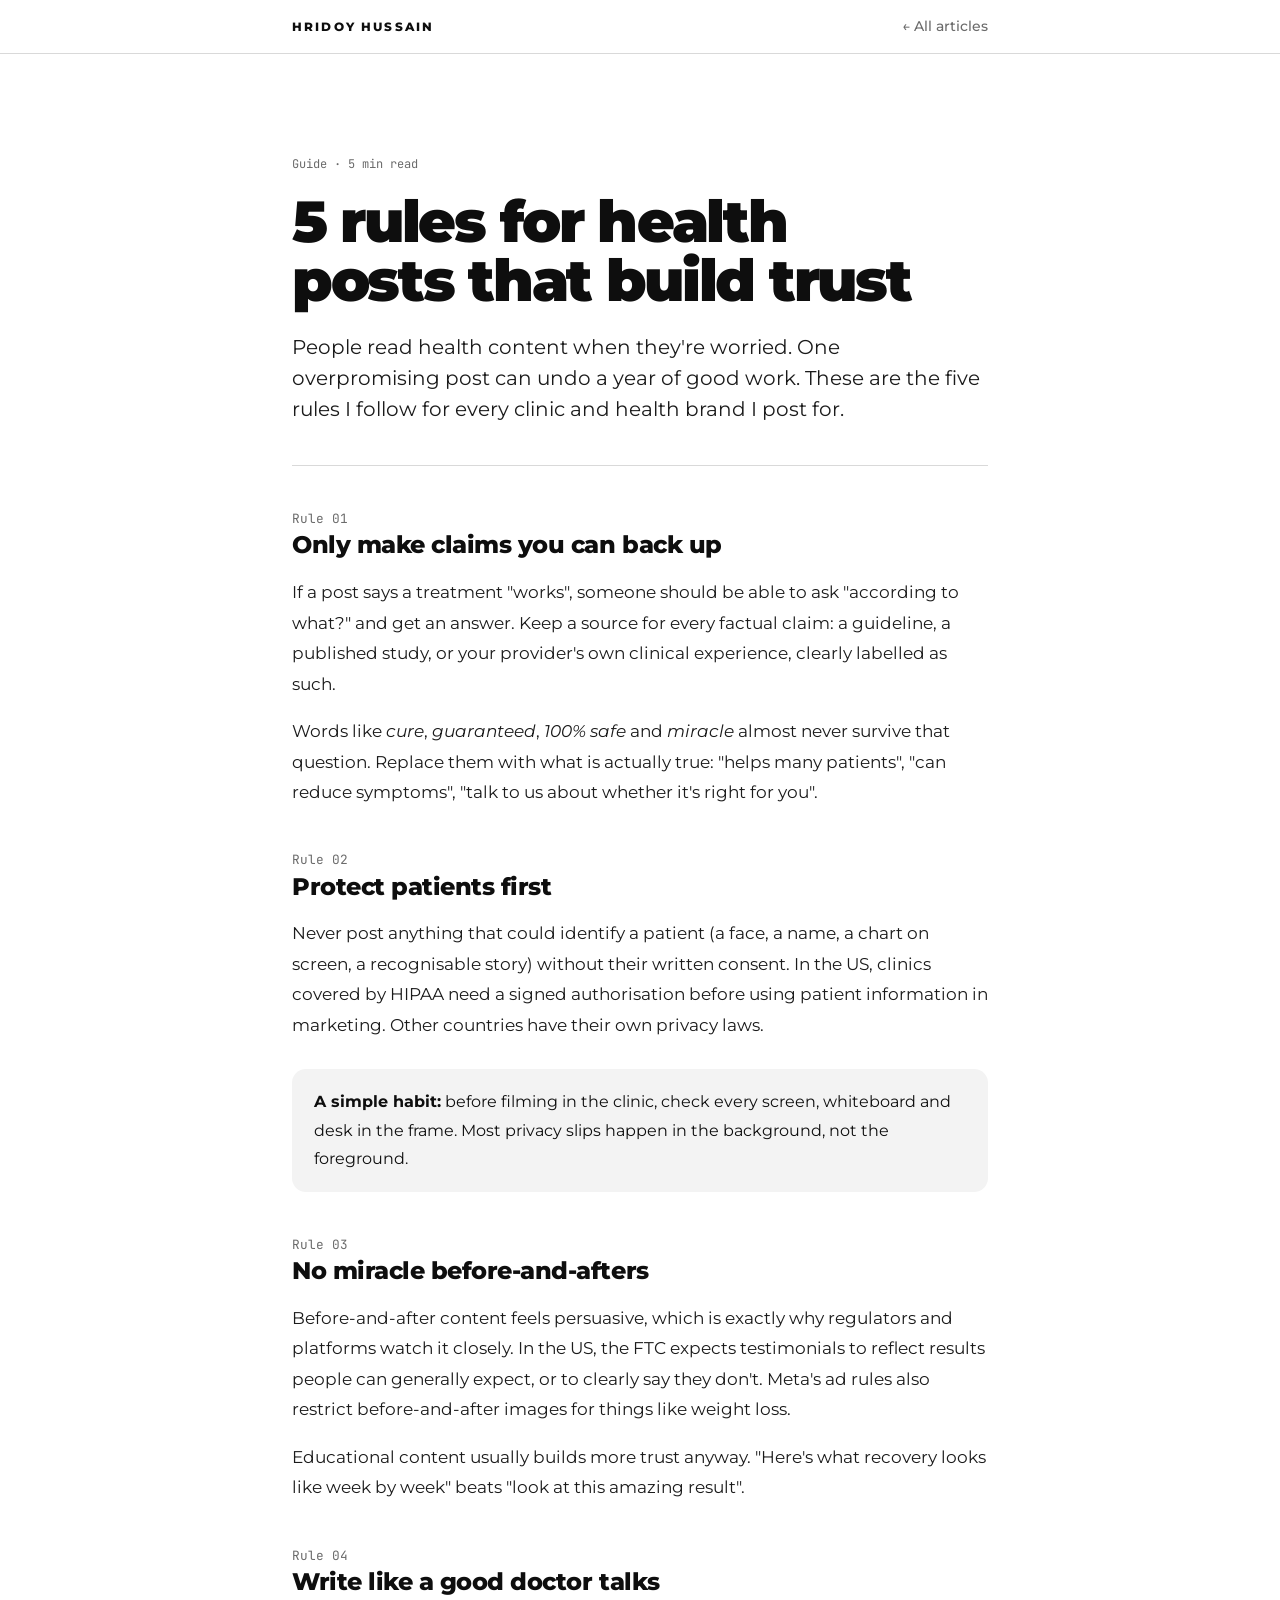
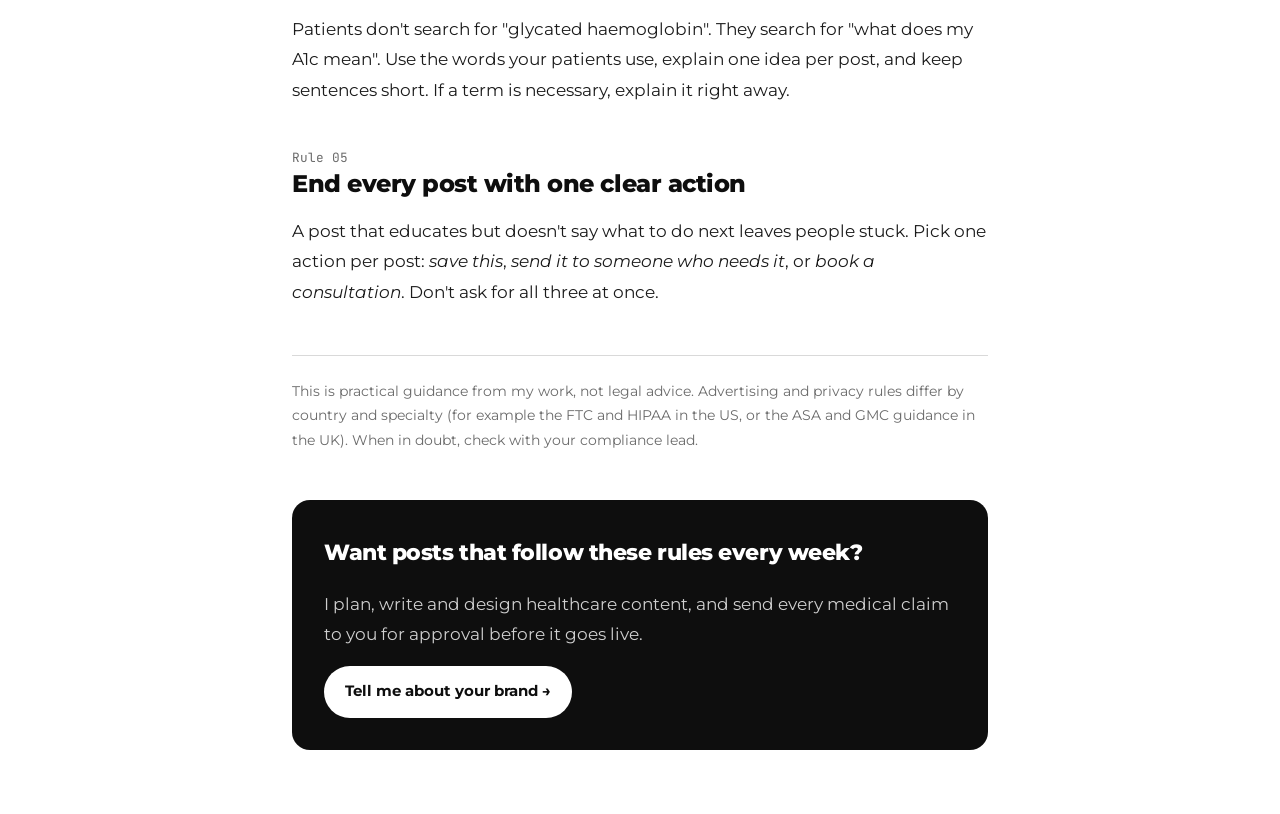
<file: blog/health-posts-that-build-trust.html>
<!DOCTYPE html>
<html lang="en">
<head>
<meta charset="UTF-8">
<meta name="viewport" content="width=device-width, initial-scale=1.0, viewport-fit=cover">
<title>5 rules for health posts that build trust | Hridoy Hussain</title>
<meta name="description" content="Five practical rules for clinics and health brands: claims you can back up, patient privacy, no miracle promises, plain language and one clear action.">
<link rel="icon" href="../assets/images/favicon.svg" type="image/svg+xml">
<link rel="stylesheet" href="https://fonts.googleapis.com/css2?family=Montserrat:wght@400;500;700;800;900&family=JetBrains+Mono&display=swap">
<link rel="stylesheet" href="blog.css">
</head>
<body>
<header class="top"><div><a href="../index.html">Hridoy Hussain</a><a class="back" href="../index.html#journal">← All articles</a></div></header>
<article>
  <p class="meta">Guide · 5 min read</p>
  <h1>5 rules for health posts that build trust</h1>
  <p class="lead">People read health content when they're worried. One overpromising post can undo a year of good work. These are the five rules I follow for every clinic and health brand I post for.</p>

  <h2><span class="n">Rule 01</span>Only make claims you can back up</h2>
  <p>If a post says a treatment "works", someone should be able to ask "according to what?" and get an answer. Keep a source for every factual claim: a guideline, a published study, or your provider's own clinical experience, clearly labelled as such.</p>
  <p>Words like <em>cure</em>, <em>guaranteed</em>, <em>100% safe</em> and <em>miracle</em> almost never survive that question. Replace them with what is actually true: "helps many patients", "can reduce symptoms", "talk to us about whether it's right for you".</p>

  <h2><span class="n">Rule 02</span>Protect patients first</h2>
  <p>Never post anything that could identify a patient (a face, a name, a chart on screen, a recognisable story) without their written consent. In the US, clinics covered by HIPAA need a signed authorisation before using patient information in marketing. Other countries have their own privacy laws.</p>
  <div class="box"><b>A simple habit:</b> before filming in the clinic, check every screen, whiteboard and desk in the frame. Most privacy slips happen in the background, not the foreground.</div>

  <h2><span class="n">Rule 03</span>No miracle before-and-afters</h2>
  <p>Before-and-after content feels persuasive, which is exactly why regulators and platforms watch it closely. In the US, the FTC expects testimonials to reflect results people can generally expect, or to clearly say they don't. Meta's ad rules also restrict before-and-after images for things like weight loss.</p>
  <p>Educational content usually builds more trust anyway. "Here's what recovery looks like week by week" beats "look at this amazing result".</p>

  <h2><span class="n">Rule 04</span>Write like a good doctor talks</h2>
  <p>Patients don't search for "glycated haemoglobin". They search for "what does my A1c mean". Use the words your patients use, explain one idea per post, and keep sentences short. If a term is necessary, explain it right away.</p>

  <h2><span class="n">Rule 05</span>End every post with one clear action</h2>
  <p>A post that educates but doesn't say what to do next leaves people stuck. Pick one action per post: <em>save this</em>, <em>send it to someone who needs it</em>, or <em>book a consultation</em>. Don't ask for all three at once.</p>

  <p class="note">This is practical guidance from my work, not legal advice. Advertising and privacy rules differ by country and specialty (for example the FTC and HIPAA in the US, or the ASA and GMC guidance in the UK). When in doubt, check with your compliance lead.</p>

  <div class="cta"><strong>Want posts that follow these rules every week?</strong><p>I plan, write and design healthcare content, and send every medical claim to you for approval before it goes live.</p><a href="../index.html#contact">Tell me about your brand →</a></div>
</article>
</body>
</html>
</file>
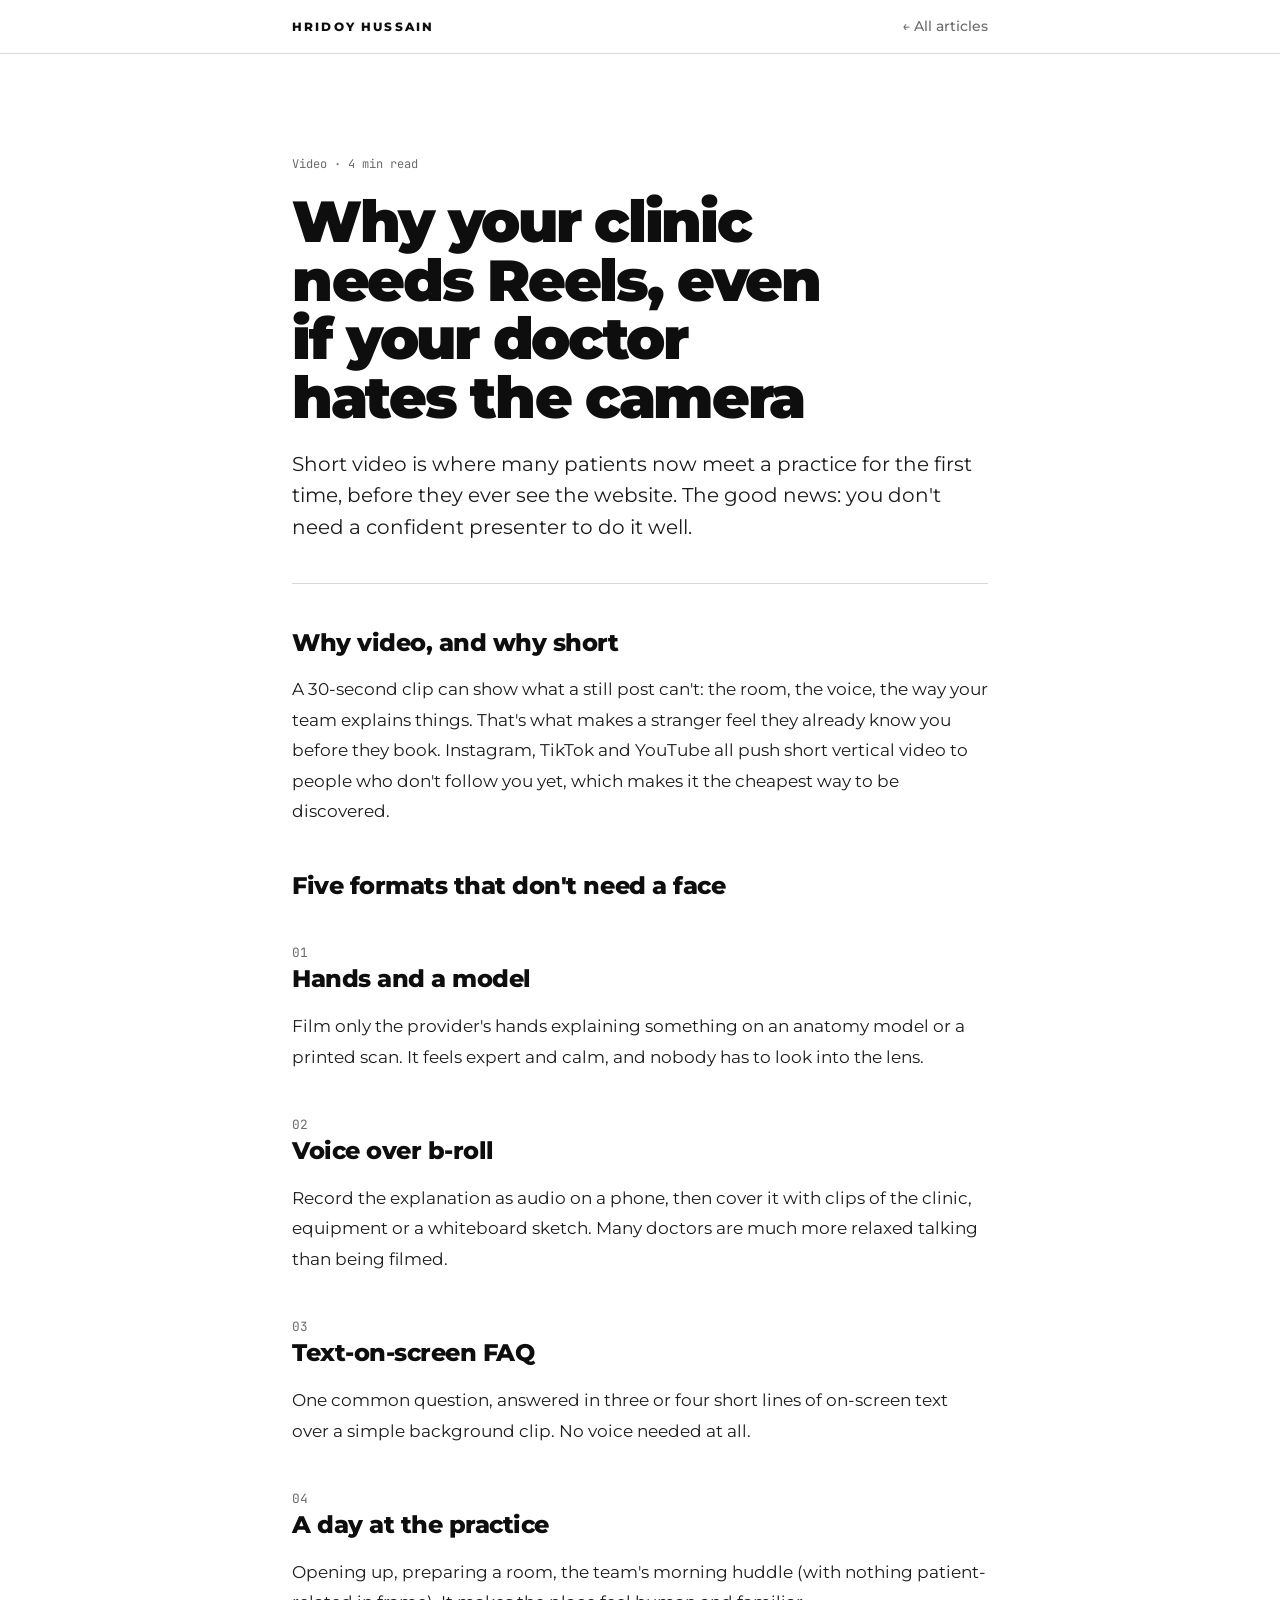
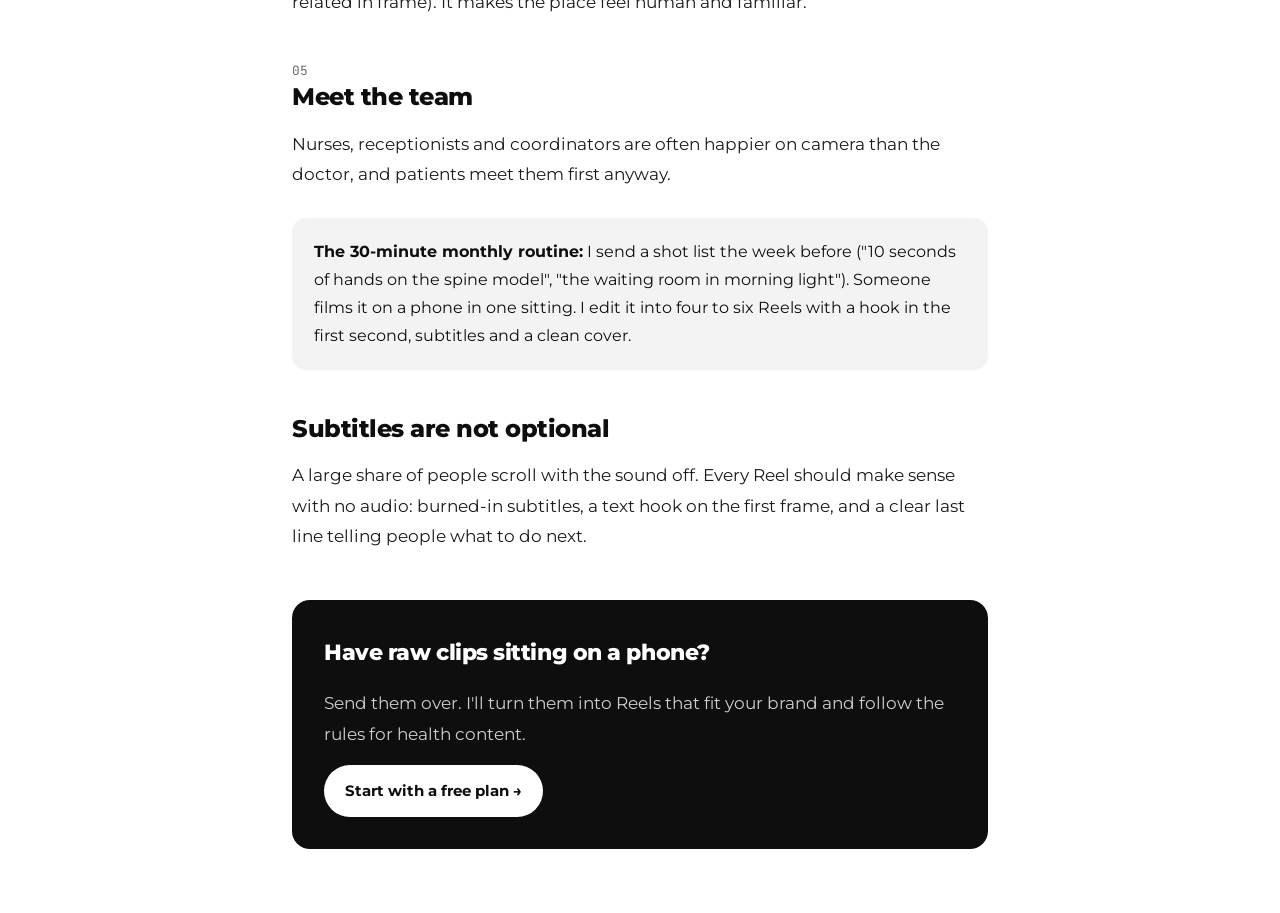
<file: blog/reels-for-clinics.html>
<!DOCTYPE html>
<html lang="en">
<head>
<meta charset="UTF-8">
<meta name="viewport" content="width=device-width, initial-scale=1.0, viewport-fit=cover">
<title>Why your clinic needs Reels | Hridoy Hussain</title>
<meta name="description" content="Five Reel formats a clinic can film in 30 minutes a month, even if the doctor doesn't like being on camera.">
<link rel="icon" href="../assets/images/favicon.svg" type="image/svg+xml">
<link rel="stylesheet" href="https://fonts.googleapis.com/css2?family=Montserrat:wght@400;500;700;800;900&family=JetBrains+Mono&display=swap">
<link rel="stylesheet" href="blog.css">
</head>
<body>
<header class="top"><div><a href="../index.html">Hridoy Hussain</a><a class="back" href="../index.html#journal">← All articles</a></div></header>
<article>
  <p class="meta">Video · 4 min read</p>
  <h1>Why your clinic needs Reels, even if your doctor hates the camera</h1>
  <p class="lead">Short video is where many patients now meet a practice for the first time, before they ever see the website. The good news: you don't need a confident presenter to do it well.</p>

  <h2>Why video, and why short</h2>
  <p>A 30-second clip can show what a still post can't: the room, the voice, the way your team explains things. That's what makes a stranger feel they already know you before they book. Instagram, TikTok and YouTube all push short vertical video to people who don't follow you yet, which makes it the cheapest way to be discovered.</p>

  <h2>Five formats that don't need a face</h2>
  <h2><span class="n">01</span>Hands and a model</h2>
  <p>Film only the provider's hands explaining something on an anatomy model or a printed scan. It feels expert and calm, and nobody has to look into the lens.</p>
  <h2><span class="n">02</span>Voice over b-roll</h2>
  <p>Record the explanation as audio on a phone, then cover it with clips of the clinic, equipment or a whiteboard sketch. Many doctors are much more relaxed talking than being filmed.</p>
  <h2><span class="n">03</span>Text-on-screen FAQ</h2>
  <p>One common question, answered in three or four short lines of on-screen text over a simple background clip. No voice needed at all.</p>
  <h2><span class="n">04</span>A day at the practice</h2>
  <p>Opening up, preparing a room, the team's morning huddle (with nothing patient-related in frame). It makes the place feel human and familiar.</p>
  <h2><span class="n">05</span>Meet the team</h2>
  <p>Nurses, receptionists and coordinators are often happier on camera than the doctor, and patients meet them first anyway.</p>

  <div class="box"><b>The 30-minute monthly routine:</b> I send a shot list the week before ("10 seconds of hands on the spine model", "the waiting room in morning light"). Someone films it on a phone in one sitting. I edit it into four to six Reels with a hook in the first second, subtitles and a clean cover.</div>

  <h2>Subtitles are not optional</h2>
  <p>A large share of people scroll with the sound off. Every Reel should make sense with no audio: burned-in subtitles, a text hook on the first frame, and a clear last line telling people what to do next.</p>

  <div class="cta"><strong>Have raw clips sitting on a phone?</strong><p>Send them over. I'll turn them into Reels that fit your brand and follow the rules for health content.</p><a href="../index.html#contact">Start with a free plan →</a></div>
</article>
</body>
</html>
</file>
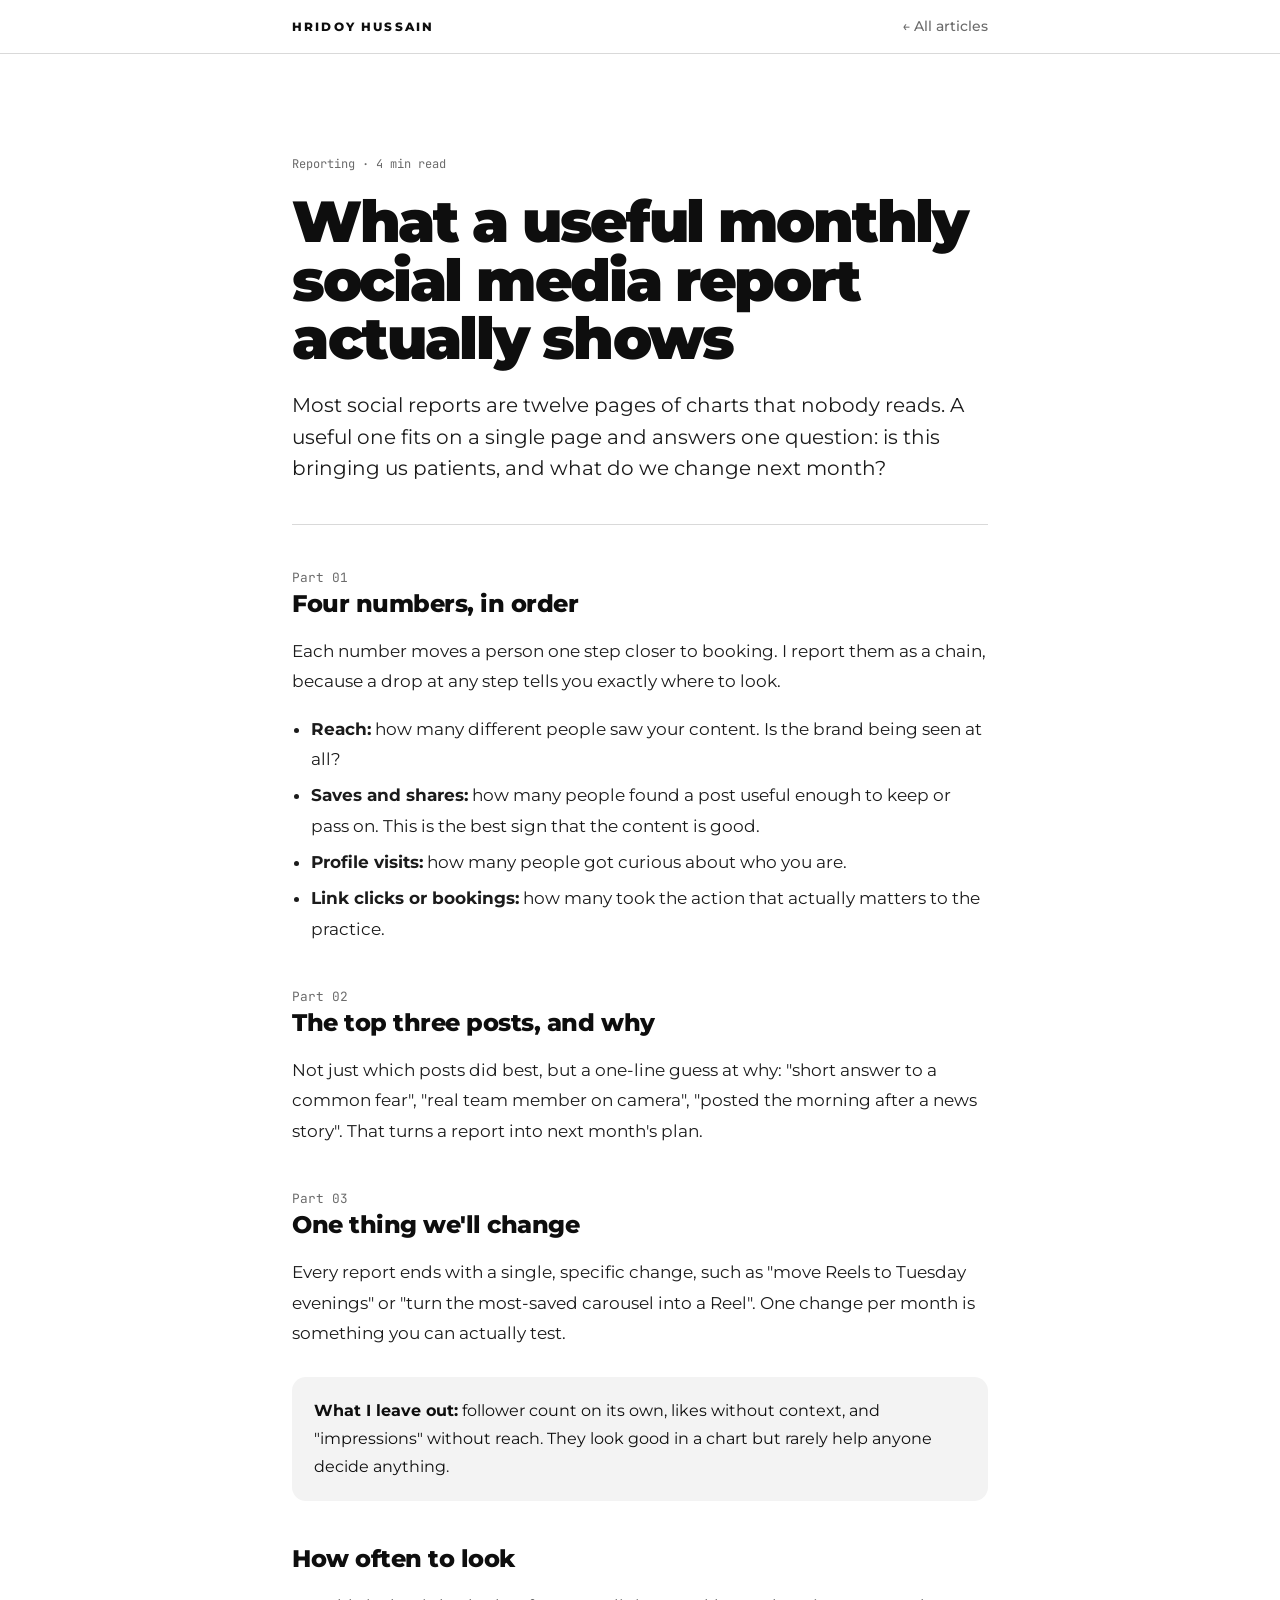
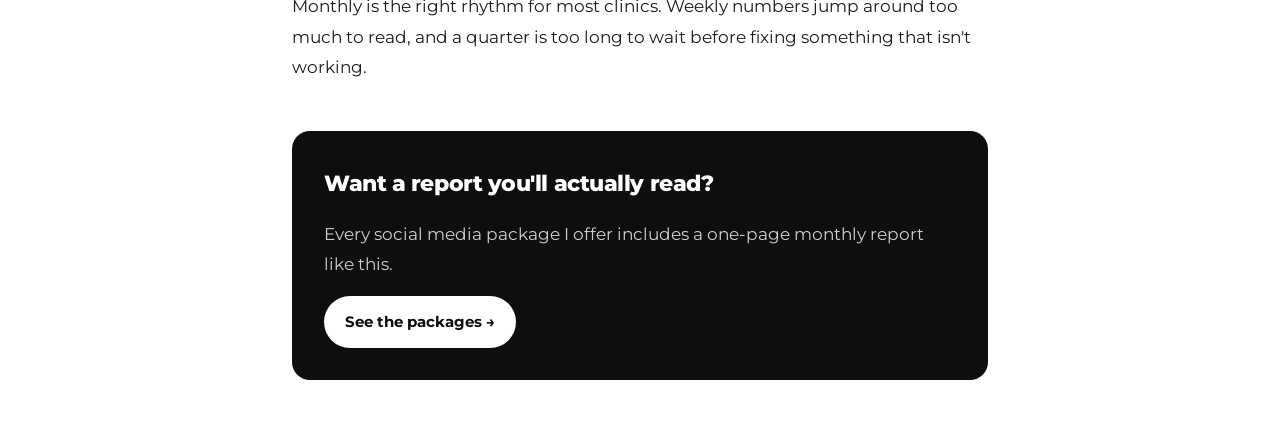
<file: blog/useful-monthly-report.html>
<!DOCTYPE html>
<html lang="en">
<head>
<meta charset="UTF-8">
<meta name="viewport" content="width=device-width, initial-scale=1.0, viewport-fit=cover">
<title>What a useful monthly social media report shows | Hridoy Hussain</title>
<meta name="description" content="A one-page monthly social media report for clinics: the four numbers that matter, the top three posts and the one thing to change next month.">
<link rel="icon" href="../assets/images/favicon.svg" type="image/svg+xml">
<link rel="stylesheet" href="https://fonts.googleapis.com/css2?family=Montserrat:wght@400;500;700;800;900&family=JetBrains+Mono&display=swap">
<link rel="stylesheet" href="blog.css">
</head>
<body>
<header class="top"><div><a href="../index.html">Hridoy Hussain</a><a class="back" href="../index.html#journal">← All articles</a></div></header>
<article>
  <p class="meta">Reporting · 4 min read</p>
  <h1>What a useful monthly social media report actually shows</h1>
  <p class="lead">Most social reports are twelve pages of charts that nobody reads. A useful one fits on a single page and answers one question: is this bringing us patients, and what do we change next month?</p>

  <h2><span class="n">Part 01</span>Four numbers, in order</h2>
  <p>Each number moves a person one step closer to booking. I report them as a chain, because a drop at any step tells you exactly where to look.</p>
  <ul>
    <li><b>Reach:</b> how many different people saw your content. Is the brand being seen at all?</li>
    <li><b>Saves and shares:</b> how many people found a post useful enough to keep or pass on. This is the best sign that the content is good.</li>
    <li><b>Profile visits:</b> how many people got curious about who you are.</li>
    <li><b>Link clicks or bookings:</b> how many took the action that actually matters to the practice.</li>
  </ul>

  <h2><span class="n">Part 02</span>The top three posts, and why</h2>
  <p>Not just which posts did best, but a one-line guess at why: "short answer to a common fear", "real team member on camera", "posted the morning after a news story". That turns a report into next month's plan.</p>

  <h2><span class="n">Part 03</span>One thing we'll change</h2>
  <p>Every report ends with a single, specific change, such as "move Reels to Tuesday evenings" or "turn the most-saved carousel into a Reel". One change per month is something you can actually test.</p>

  <div class="box"><b>What I leave out:</b> follower count on its own, likes without context, and "impressions" without reach. They look good in a chart but rarely help anyone decide anything.</div>

  <h2>How often to look</h2>
  <p>Monthly is the right rhythm for most clinics. Weekly numbers jump around too much to read, and a quarter is too long to wait before fixing something that isn't working.</p>

  <div class="cta"><strong>Want a report you'll actually read?</strong><p>Every social media package I offer includes a one-page monthly report like this.</p><a href="../index.html#packages">See the packages →</a></div>
</article>
</body>
</html>
</file>
<file: blog/blog.css>
/* Article pages: same brand kit as the portfolio, tuned for reading. */
:root { --paper: #FFFFFF; --paper-2: #F3F3F3; --ink: #0E0E0E; --ink-2: #1B1B1B; --grey: #6B6B6B; --rule: #D9D9D9;
  --font: "Montserrat", "Segoe UI", Arial, sans-serif; --mono: "JetBrains Mono", ui-monospace, Consolas, monospace; color-scheme: light; }
* { box-sizing: border-box; }
body { margin: 0; background: var(--paper); color: var(--ink); font: 400 1.06rem/1.8 var(--font); -webkit-font-smoothing: antialiased; }
a { color: inherit; }
:focus-visible { outline: 2px solid var(--ink); outline-offset: 3px; border-radius: 4px; }
.top { position: sticky; top: env(safe-area-inset-top, 0px); background: rgba(255,255,255,.85); backdrop-filter: blur(12px); border-bottom: 1px solid var(--rule); z-index: 5; }
.top div { max-width: 46rem; margin: 0 auto; padding: .9rem 1.25rem; display: flex; justify-content: space-between; align-items: center; gap: 1rem; }
.top a { text-decoration: none; font-weight: 800; letter-spacing: .18em; font-size: .75rem; text-transform: uppercase; }
.top .back { font-weight: 500; letter-spacing: 0; text-transform: none; font-size: .85rem; color: var(--grey); }
article { max-width: 46rem; margin: 0 auto; padding: clamp(3rem, 8vw, 5.5rem) 1.25rem 4rem; }
.meta { font-family: var(--mono); font-size: .75rem; color: var(--grey); }
h1 { font-size: clamp(2.2rem, 1.4rem + 3.4vw, 3.6rem); line-height: 1.02; font-weight: 900; letter-spacing: -.04em; margin: 1rem 0 1.4rem; text-wrap: balance; }
.lead { font-size: 1.22rem; line-height: 1.6; color: var(--ink-2); margin: 0 0 2.5rem; padding-bottom: 2.5rem; border-bottom: 1px solid var(--rule); }
h2 { font-size: 1.5rem; font-weight: 800; letter-spacing: -.02em; margin: 2.8rem 0 .6rem; line-height: 1.2; }
h2 .n { font-family: var(--mono); font-size: .8rem; font-weight: 400; color: var(--grey); display: block; margin-bottom: .3rem; letter-spacing: 0; }
p, li { color: var(--ink-2); }
ul { padding-left: 1.2rem; }
li { margin: .35rem 0; }
.box { background: var(--paper-2); border-radius: 14px; padding: 1.2rem 1.4rem; margin: 1.8rem 0; font-size: .98rem; }
.box b { color: var(--ink); }
.note { font-size: .85rem; color: var(--grey); border-top: 1px solid var(--rule); margin-top: 3rem; padding-top: 1.4rem; }
.cta { margin-top: 3rem; padding: 2rem; border-radius: 18px; background: var(--ink); color: var(--paper); display: grid; gap: 1rem; }
.cta p { color: #cfcfcf; margin: 0; }
.cta strong { font-size: 1.4rem; font-weight: 800; letter-spacing: -.02em; }
.cta a { justify-self: start; background: var(--paper); color: var(--ink); text-decoration: none; font-weight: 700; padding: .8rem 1.3rem; border-radius: 999px; font-size: .92rem; }
</file>
